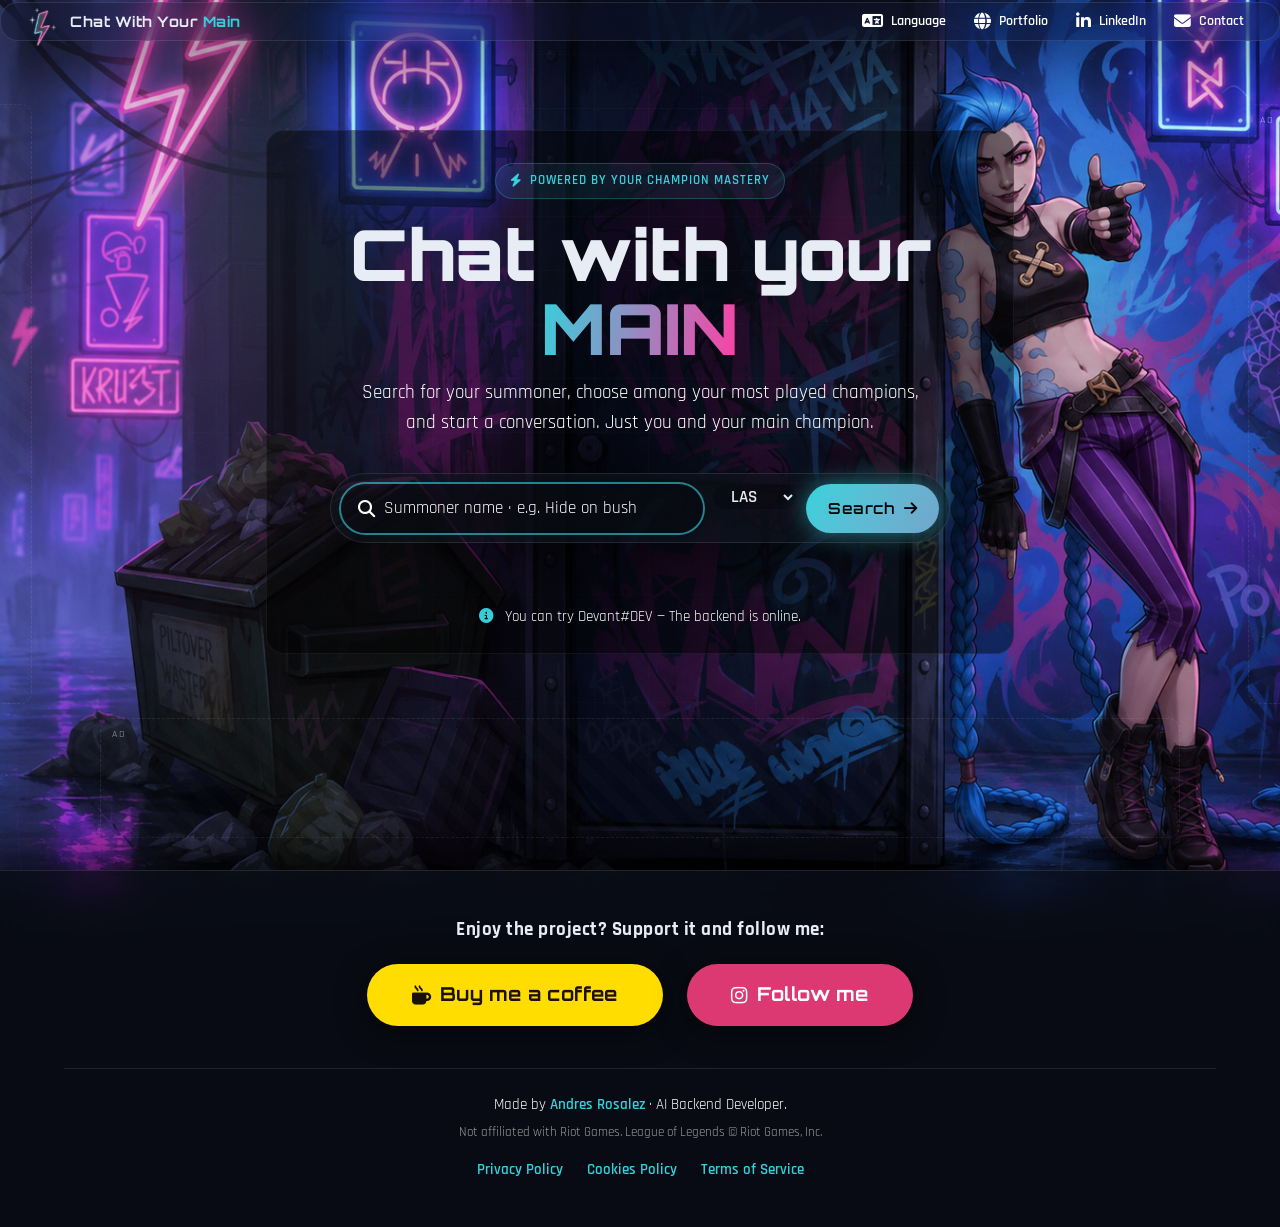
<file: index.html>
<!DOCTYPE html>
<html lang="en" class="theme-dark">

<head>
  <meta charset="UTF-8" />
  <meta name="viewport" content="width=device-width, initial-scale=1.0" />
  <meta name="theme-color" content="#05060a" />

  <!-- ============================ SEO ============================ -->
  <!-- ============================ SEO ============================ -->
<title>Chat With Your Main | Talk to Your Main Champion</title>

<meta
  name="description"
  content="Search for your League of Legends summoner and chat with your most played champion using AI."
/>

<meta name="author" content="Andres Rosalez" />
<meta name="robots" content="index, follow" />
<meta name="theme-color" content="#05060a" />
<meta name="google-adsense-account" content="ca-pub-9816008441573456">
<link rel="canonical" href="https://chatwithyourmain.andresrosalez.dev/" />

<!-- =============== hreflang (multi-language SEO) ================ -->
<link rel="alternate" hreflang="en" href="https://chatwithyourmain.andresrosalez.dev/" />
<link rel="alternate" hreflang="es" href="https://chatwithyourmain.andresrosalez.dev/es/" />
<link rel="alternate" hreflang="pt" href="https://chatwithyourmain.andresrosalez.dev/pt/" />
<link rel="alternate" hreflang="fr" href="https://chatwithyourmain.andresrosalez.dev/fr/" />
<link rel="alternate" hreflang="de" href="https://chatwithyourmain.andresrosalez.dev/de/" />
<link rel="alternate" hreflang="x-default" href="https://chatwithyourmain.andresrosalez.dev/" />

<!-- Open Graph -->
<meta property="og:title" content="Chat With Your Main" />
<meta
  property="og:description"
  content="Search for your League of Legends summoner and chat with your most played champion using AI."
/>
<meta property="og:type" content="website" />
<meta property="og:url" content="https://chatwithyourmain.andresrosalez.dev/" />
<meta property="og:image" content="https://chatwithyourmain.andresrosalez.dev/og-image.jpg" />

<!-- Twitter -->
<meta name="twitter:card" content="summary_large_image" />
<meta name="twitter:title" content="Chat With Your Main" />
<meta
  name="twitter:description"
  content="Search for your League of Legends summoner and chat with your most played champion using AI."
/>
<meta name="twitter:image" content="https://chatwithyourmain.andresrosalez.dev/og-image.jpg" />
  <!-- ===================== Icons (Font Awesome) ===================== -->
  <link rel="stylesheet" href="https://cdnjs.cloudflare.com/ajax/libs/font-awesome/6.5.2/css/all.min.css" />
  <link rel="stylesheet" href="https://cdnjs.cloudflare.com/ajax/libs/font-awesome/4.7.0/css/font-awesome.min.css">

  <!-- ===================== Fonts ===================== -->
  <link rel="preconnect" href="https://fonts.googleapis.com" />
  <link rel="preconnect" href="https://fonts.gstatic.com" crossorigin />
  <link
    href="https://fonts.googleapis.com/css2?family=Orbitron:wght@500;700;900&family=Rajdhani:wght@400;500;600;700&display=swap"
    rel="stylesheet" />

  <!-- ============================ Styles ============================ -->
  <link rel="stylesheet" href="styles.css" />
  <!-- ============================ adds ============================ -->

  <script async src="https://pagead2.googlesyndication.com/pagead/js/adsbygoogle.js?client=ca-pub-9816008441573456"
     crossorigin="anonymous"></script>
</head>

<body>
  <!-- ===================== VIDEO DE FONDO ===================== -->
  <video class="bg-video" autoplay muted loop playsinline poster="backgrounds/jinx.png"
    style="position:fixed; top:0; left:0; width:100%; height:100%; z-index:-3; object-fit:cover; pointer-events:none; visibility:visible; opacity:1;">
    <source src="backgrounds/Jinx.mp4" type="video/mp4">
  </video>
  <div class="bg-video-overlay" aria-hidden="true"></div>
  <!-- ========================================================= -->

  <!-- Animated neon background layers -->
  <div class="bg-grid" aria-hidden="true"></div>
  <div class="bg-orb bg-orb--cyan" aria-hidden="true"></div>
  <div class="bg-orb bg-orb--magenta" aria-hidden="true"></div>
  <div class="bg-noise" aria-hidden="true"></div>

  <!-- ============================ Header ============================ -->
  <header class="site-header glass">
    <a class="brand" href="#top" aria-label="Chat With Your Main — home">
      <span class="brand__mark">
        <img src="Icon.png" alt="Chat With Your Main logo">
      </span>
      <span class="brand__text">
        Chat&nbsp;With&nbsp;Your&nbsp;<span class="brand__accent">Main</span>
      </span>
    </a>

    <nav class="site-nav" aria-label="Author links">
      <!-- Language switcher -->
      <div class="language-switcher">
  <button
    class="site-nav__link language-switcher__button"
    type="button"
    aria-label="Select language"
  >
    <i class="fa-solid fa-language"></i>
    <span>Language</span>
  </button>

  <div class="language-switcher__menu">
    <a href="/" hreflang="en" lang="en">🇺🇸 English</a>
    <a href="/es/" hreflang="es" lang="es">🇪🇸 Español</a>
    <a href="/pt/" hreflang="pt" lang="pt">🇧🇷 Português</a>
    <a href="/fr/" hreflang="fr" lang="fr">🇫🇷 Français</a>
    <a href="/de/" hreflang="de" lang="de">🇩🇪 Deutsch</a>
  </div>
</div>
      <!-- Personal branding -->
      <a class="site-nav__link" href="https://andresrosalez.dev/" target="_blank" rel="noopener noreferrer">
        <i class="fa-solid fa-globe"></i><span>Portfolio</span>
      </a>
      <a class="site-nav__link" href="https://www.linkedin.com/in/andres-rosalez" target="_blank" rel="noopener noreferrer">
        <i class="fa-brands fa-linkedin"></i><span>LinkedIn</span>
      </a>
      <a class="site-nav__link" href="mailto:andeliros@yahoo.com.ar">
        <i class="fa-solid fa-envelope"></i><span>Contact</span>
      </a>
    </nav>
  </header>

  <span id="top"></span>

  <main class="layout">
    <!-- ===================== Left ad rail ===================== -->
    <aside class="ad-rail ad-rail--left" aria-label="Advertisement">
      <div class="ad-slot ad-slot--vertical" data-ad-format="vertical">
       <script async src="https://pagead2.googlesyndication.com/pagead/js/adsbygoogle.js?client=ca-pub-9816008441573456"
     crossorigin="anonymous"></script>
<!-- left-sidebar -->
<ins class="adsbygoogle"
     style="display:block"
     data-ad-client="ca-pub-9816008441573456"
     data-ad-slot="6760257140"
     data-ad-format="auto"
     data-full-width-responsive="true"></ins>
<script>
     (adsbygoogle = window.adsbygoogle || []).push({});
</script>
       <span class="ad-slot__label">Ad</span>
      </div>
    </aside>

    <!-- ============================ Content ============================ -->
    <div class="content">
      <!-- ====================================================== -->
      <!-- VIEW 1: SEARCH                                          -->
      <!-- ====================================================== -->
      <section id="view-search" class="view view--active" aria-labelledby="hero-title">
        <div class="hero">
          <div class="hero-glass">
            <p class="hero__eyebrow">
              <i class="fa-solid fa-bolt"></i> Powered by your champion mastery
            </p>
            <h1 id="hero-title" class="hero__title">
              Chat with your <br><span class="grad-text">MAIN</span>
            </h1>
            <p class="hero__subtitle">
              Search for your summoner, choose among your most played champions,
              and start a conversation. Just you and your main champion.
            </p>

            <form id="search-form" class="search glass" autocomplete="off" novalidate>
              <div class="search__field">
                <i class="fa-solid fa-magnifying-glass search__icon"></i>
                <input id="summoner-input" class="search__input" type="text" name="summoner"
                  placeholder="Summoner name · e.g. Hide on bush" aria-label="Summoner name" required />
              </div>

              <div class="search__region">
                <label class="sr-only" for="region-select">Region</label>
                <select id="region-select" class="search__select" name="region">
                  <option value="LAS">LAS</option>
                  <option value="LAN">LAN</option>
                  <option value="NA">NA</option>
                  <option value="EUW">EUW</option>
                  <option value="EUNE">EUNE</option>
                  <option value="KR">KR</option>
                  <option value="BR">BR</option>
                </select>
              </div>

              <button id="search-button" class="btn btn--primary" type="submit">
                <span class="btn__label">Search</span>
                <i class="fa-solid fa-arrow-right btn__icon"></i>
              </button>
            </form>

            <p id="search-message" class="search__feedback" role="status" aria-live="polite"></p>

            <ul class="hero__hints">
              <li><i class="fa-solid fa-circle-info"></i> You can try Devant#DEV — The backend is online.</li>
            </ul>
          </div>
        </div>
      </section>

      <!-- ====================================================== -->
      <!-- VIEW 2: CHAMPION SELECT                                 -->
      <!-- ====================================================== -->
      <section id="view-select" class="view" aria-labelledby="select-title" hidden>
        <header class="summoner-card glass" id="summoner-card">
          <!-- Populated by ui.js -->
        </header>

        <div class="select__heading">
          <h2 id="select-title" class="section-title">
            Choose your <span class="grad-text">main</span>
          </h2>
          <p class="section-subtitle">
            Your highest mastery champions. Tap one to start chatting.
          </p>
        </div>

        <div id="champion-grid" class="champion-grid" role="list" aria-label="Available champions">
          <!-- Champion cards injected by ui.js -->
        </div>

        <button class="btn btn--ghost back-link" data-action="back-to-search" type="button">
          <i class="fa-solid fa-arrow-left"></i> Search another summoner
        </button>
      </section>

      <!-- ====================================================== -->
      <!-- VIEW 3: CHAT                                            -->
      <!-- ====================================================== -->
      <section id="view-chat" class="view" aria-labelledby="chat-title" hidden>
        <div class="chat glass">
          <header class="chat__header" id="chat-header">
            <!-- Champion identity injected by ui.js -->
          </header>

          <div id="chat-log" class="chat__log" aria-live="polite" aria-label="Conversation">
            <!-- Messages -->
          </div>

          <div id="typing-indicator" class="typing" hidden>
            <span class="typing__dot"></span>
            <span class="typing__dot"></span>
            <span class="typing__dot"></span>
          </div>

          <form id="chat-form" class="chat__composer" autocomplete="off">
            <input id="chat-input" class="chat__input" type="text" placeholder="Type a message…"
              aria-label="Type a message" required />
            <button class="btn btn--primary chat__send" type="submit" aria-label="Send message">
              <i class="fa-solid fa-paper-plane"></i>
            </button>
          </form>
        </div>

        <button class="btn btn--ghost back-link" data-action="back-to-select" type="button">
          <i class="fa-solid fa-arrow-left"></i> Switch champion
        </button>
      </section>

      <!-- In-content ad -->
      <div class="ad-slot ad-slot--horizontal" data-ad-format="horizontal" aria-label="Advertisement">
        <script async src="https://pagead2.googlesyndication.com/pagead/js/adsbygoogle.js?client=ca-pub-9816008441573456"
     crossorigin="anonymous"></script>
      <!-- main-content -->
      <ins class="adsbygoogle"
          style="display:block"
          data-ad-client="ca-pub-9816008441573456"
          data-ad-slot="6931492005"
          data-ad-format="auto"
          data-full-width-responsive="true"></ins>
      <script>
          (adsbygoogle = window.adsbygoogle || []).push({});
      </script>
  <span class="ad-slot__label">Ad</span>
      </div>
    </div>

    <!-- ===================== Right ad rail ===================== -->
    <aside class="ad-rail ad-rail--right" aria-label="Advertisement">
      <div class="ad-slot ad-slot--vertical" data-ad-format="vertical">
        <script async src="https://pagead2.googlesyndication.com/pagead/js/adsbygoogle.js?client=ca-pub-9816008441573456"
              crossorigin="anonymous"></script>
          <!-- right-sidebar -->
          <ins class="adsbygoogle"
              style="display:block"
              data-ad-client="ca-pub-9816008441573456"
              data-ad-slot="9286192603"
              data-ad-format="auto"
              data-full-width-responsive="true"></ins>
          <script>
              (adsbygoogle = window.adsbygoogle || []).push({});
          </script>
  <span class="ad-slot__label">Ad</span>
      </div>
    </aside>
  </main>

  <!-- ============================ Footer ============================ -->

  <footer class="site-footer glass">
    <div class="footer__support">
      <p class="footer__support-text">
        Enjoy the project? Support it and follow me:
      </p>
      <div class="footer__buttons">
        <a class="btn btn--coffee" href="https://cafecito.app/andresrosalez" target="_blank" rel="noopener noreferrer">
          <i class="fa-solid fa-mug-hot"></i> Buy me a coffee
        </a>
        <a class="btn btn--isnta" href="https://www.instagram.com/andres_rosalez" target="_blank" rel="noopener noreferrer">
          <i class="fa fa-instagram"></i> Follow me
        </a>
      </div>
    </div>

    <div class="footer__meta">
      <p>
        Made by
        <a href="https://andresrosalez.dev/" target="_blank" rel="noopener">Andres Rosalez</a>
        · AI Backend Developer.
      </p>
      <p class="footer__legal">
        Not affiliated with Riot Games. League of Legends © Riot Games, Inc.
      </p>
      <div class="footer__links">
  <a href="/legal/privacy.html">Privacy Policy</a>
  <a href="/legal/cookies.html">Cookies Policy</a>
  <a href="/legal/terms.html">Terms of Service</a>
</div>
    </div>
   
  </footer>

  <script type="module" src="./js/app.js"></script>
</body>

</html>
</file>
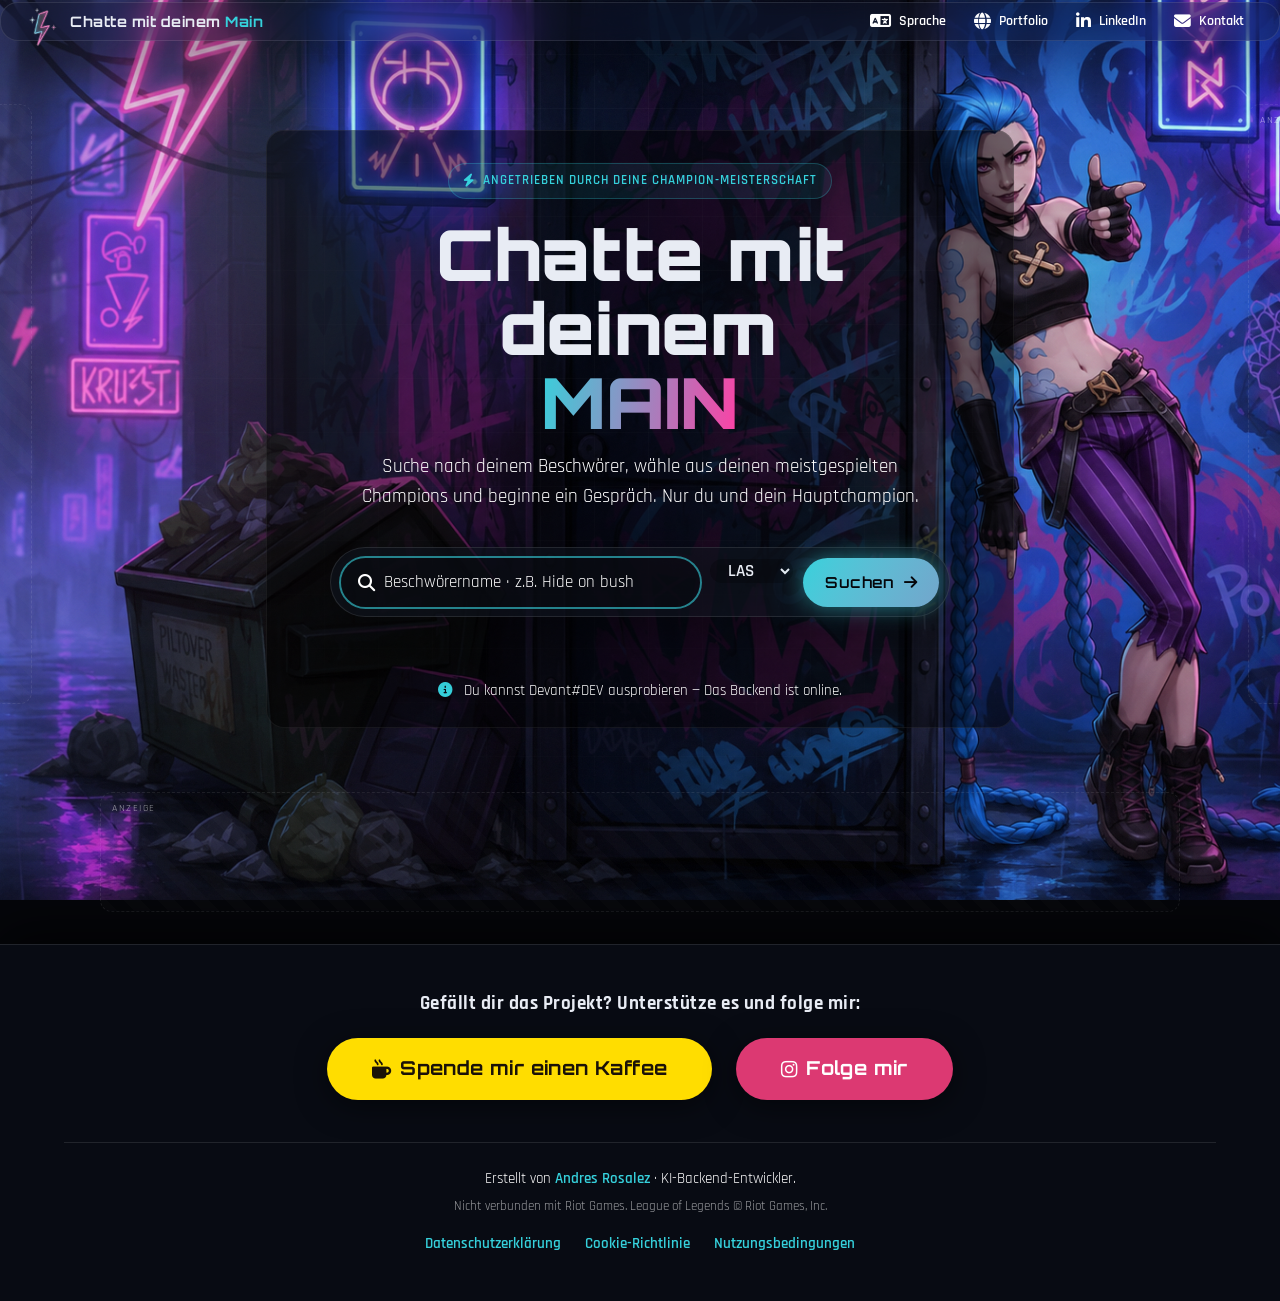
<file: de/index.html>
<!DOCTYPE html>
<html lang="de" class="theme-dark">

<head>
  <meta charset="UTF-8" />
  <meta name="viewport" content="width=device-width, initial-scale=1.0" />
  <meta name="theme-color" content="#05060a" />

  <!-- ============================ SEO ============================ -->
  <title>Chatte mit deinem Main | Sprich mit deinem Hauptchampion</title>

  <meta
    name="description"
    content="Suche nach deinem League of Legends-Beschwörer und chatte mit deinem am häufigsten gespielten Champion mithilfe von KI."
  />

  <meta name="author" content="Andres Rosalez" />
  <meta name="robots" content="index, follow" />
  <meta name="theme-color" content="#05060a" />
  <meta name="google-adsense-account" content="ca-pub-9816008441573456" />
  <link rel="canonical" href="https://chatwithyourmain.andresrosalez.dev/de/" />

  <!-- =============== hreflang (multi-language SEO) ================ -->
  <link rel="alternate" hreflang="en" href="https://chatwithyourmain.andresrosalez.dev/" />
  <link rel="alternate" hreflang="es" href="https://chatwithyourmain.andresrosalez.dev/es/" />
  <link rel="alternate" hreflang="pt" href="https://chatwithyourmain.andresrosalez.dev/pt/" />
  <link rel="alternate" hreflang="fr" href="https://chatwithyourmain.andresrosalez.dev/fr/" />
  <link rel="alternate" hreflang="de" href="https://chatwithyourmain.andresrosalez.dev/de/" />
  <link rel="alternate" hreflang="x-default" href="https://chatwithyourmain.andresrosalez.dev/" />

  <!-- Open Graph -->
  <meta property="og:title" content="Chatte mit deinem Main" />
  <meta
    property="og:description"
    content="Suche nach deinem League of Legends-Beschwörer und chatte mit deinem am häufigsten gespielten Champion mithilfe von KI."
  />
  <meta property="og:type" content="website" />
  <meta property="og:url" content="https://chatwithyourmain.andresrosalez.dev/de/" />
  <meta property="og:image" content="https://chatwithyourmain.andresrosalez.dev/og-image.jpg" />

  <!-- Twitter -->
  <meta name="twitter:card" content="summary_large_image" />
  <meta name="twitter:title" content="Chatte mit deinem Main" />
  <meta
    name="twitter:description"
    content="Suche nach deinem League of Legends-Beschwörer und chatte mit deinem am häufigsten gespielten Champion mithilfe von KI."
  />
  <meta name="twitter:image" content="https://chatwithyourmain.andresrosalez.dev/og-image.jpg" />

  <!-- ===================== Icons (Font Awesome) ===================== -->
  <link rel="stylesheet" href="https://cdnjs.cloudflare.com/ajax/libs/font-awesome/6.5.2/css/all.min.css" />
  <link rel="stylesheet" href="https://cdnjs.cloudflare.com/ajax/libs/font-awesome/4.7.0/css/font-awesome.min.css" />

  <!-- ===================== Fonts ===================== -->
  <link rel="preconnect" href="https://fonts.googleapis.com" />
  <link rel="preconnect" href="https://fonts.gstatic.com" crossorigin />
  <link
    href="https://fonts.googleapis.com/css2?family=Orbitron:wght@500;700;900&family=Rajdhani:wght@400;500;600;700&display=swap"
    rel="stylesheet" />

  <!-- ============================ Styles ============================ -->
  <!-- Pfad angepasst für /de/ -->
  <link rel="stylesheet" href="../styles.css" />

  <!-- ============================ adds ============================ -->
  <script async src="https://pagead2.googlesyndication.com/pagead/js/adsbygoogle.js?client=ca-pub-9816008441573456"
    crossorigin="anonymous">
  </script>
</head>

<body>
  <!-- ===================== HINTERGRUNDVIDEO ===================== -->
  <video class="bg-video" autoplay muted loop playsinline poster="../backgrounds/jinx.png"
    style="position:fixed; top:0; left:0; width:100%; height:100%; z-index:-3; object-fit:cover; pointer-events:none; visibility:visible; opacity:1;">
    <source src="../backgrounds/Jinx.mp4" type="video/mp4">
  </video>
  <div class="bg-video-overlay" aria-hidden="true"></div>
  <!-- ========================================================= -->

  <!-- Animierte Neon-Hintergrundschichten -->
  <div class="bg-grid" aria-hidden="true"></div>
  <div class="bg-orb bg-orb--cyan" aria-hidden="true"></div>
  <div class="bg-orb bg-orb--magenta" aria-hidden="true"></div>
  <div class="bg-noise" aria-hidden="true"></div>

  <!-- ============================ Header ============================ -->
  <header class="site-header glass">
    <a class="brand" href="#top" aria-label="Chatte mit deinem Main — Startseite">
      <span class="brand__mark">
        <img src="../Icon.png" alt="Logo von Chatte mit deinem Main">
      </span>
      <span class="brand__text">
        Chatte&nbsp;mit&nbsp;deinem&nbsp;<span class="brand__accent">Main</span>
      </span>
    </a>

    <nav class="site-nav" aria-label="Autor-Links">
      <!-- Sprachumschalter -->
      <div class="language-switcher">
        <button
          class="site-nav__link language-switcher__button"
          type="button"
          aria-label="Sprache auswählen"
        >
          <i class="fa-solid fa-language"></i>
          <span>Sprache</span>
        </button>

        <div class="language-switcher__menu">
          <a href="/" hreflang="en" lang="en">🇺🇸 English</a>
          <a href="/es/" hreflang="es" lang="es">🇪🇸 Español</a>
          <a href="/pt/" hreflang="pt" lang="pt">🇧🇷 Português</a>
          <a href="/fr/" hreflang="fr" lang="fr">🇫🇷 Français</a>
          <a href="/de/" hreflang="de" lang="de">🇩🇪 Deutsch</a>
        </div>
      </div>

      <!-- Persönliche Marke -->
      <a class="site-nav__link" href="https://andresrosalez.dev/" target="_blank" rel="noopener noreferrer">
        <i class="fa-solid fa-globe"></i><span>Portfolio</span>
      </a>
      <a class="site-nav__link" href="https://www.linkedin.com/in/andres-rosalez" target="_blank" rel="noopener noreferrer">
        <i class="fa-brands fa-linkedin"></i><span>LinkedIn</span>
      </a>
      <a class="site-nav__link" href="mailto:andeliros@yahoo.com.ar">
        <i class="fa-solid fa-envelope"></i><span>Kontakt</span>
      </a>
    </nav>
  </header>

  <span id="top"></span>

  <main class="layout">
    <!-- ===================== Linke Werbe-Sidebar ===================== -->
    <aside class="ad-rail ad-rail--left" aria-label="Werbung">
      <div class="ad-slot ad-slot--vertical" data-ad-format="vertical">
        <script async src="https://pagead2.googlesyndication.com/pagead/js/adsbygoogle.js?client=ca-pub-9816008441573456"
          crossorigin="anonymous">
        </script>
        <!-- left-sidebar -->
        <ins class="adsbygoogle"
          style="display:block"
          data-ad-client="ca-pub-9816008441573456"
          data-ad-slot="6760257140"
          data-ad-format="auto"
          data-full-width-responsive="true"></ins>
        <script>
          (adsbygoogle = window.adsbygoogle || []).push({});
        </script>
        <span class="ad-slot__label">Anzeige</span>
      </div>
    </aside>

    <!-- ============================ Inhalt ============================ -->
    <div class="content">
      <!-- ====================================================== -->
      <!-- ANSICHT 1: SUCHE                                        -->
      <!-- ====================================================== -->
      <section id="view-search" class="view view--active" aria-labelledby="hero-title">
        <div class="hero">
          <div class="hero-glass">
            <p class="hero__eyebrow">
              <i class="fa-solid fa-bolt"></i> Angetrieben durch deine Champion-Meisterschaft
            </p>
            <h1 id="hero-title" class="hero__title">
              Chatte mit deinem <br><span class="grad-text">MAIN</span>
            </h1>
            <p class="hero__subtitle">
              Suche nach deinem Beschwörer, wähle aus deinen meistgespielten Champions
              und beginne ein Gespräch. Nur du und dein Hauptchampion.
            </p>

            <form id="search-form" class="search glass" autocomplete="off" novalidate>
              <div class="search__field">
                <i class="fa-solid fa-magnifying-glass search__icon"></i>
                <input id="summoner-input" class="search__input" type="text" name="summoner"
                  placeholder="Beschwörername · z.B. Hide on bush" aria-label="Beschwörername" required />
              </div>

              <div class="search__region">
                <label class="sr-only" for="region-select">Region</label>
                <select id="region-select" class="search__select" name="region">
                  <option value="LAS">LAS</option>
                  <option value="LAN">LAN</option>
                  <option value="NA">NA</option>
                  <option value="EUW">EUW</option>
                  <option value="EUNE">EUNE</option>
                  <option value="KR">KR</option>
                  <option value="BR">BR</option>
                </select>
              </div>

              <button id="search-button" class="btn btn--primary" type="submit">
                <span class="btn__label">Suchen</span>
                <i class="fa-solid fa-arrow-right btn__icon"></i>
              </button>
            </form>

            <p id="search-message" class="search__feedback" role="status" aria-live="polite"></p>

            <ul class="hero__hints">
              <li><i class="fa-solid fa-circle-info"></i> Du kannst Devant#DEV ausprobieren — Das Backend ist online.</li>
            </ul>
          </div>
        </div>
      </section>

      <!-- ====================================================== -->
      <!-- ANSICHT 2: CHAMPION-AUSWAHL                            -->
      <!-- ====================================================== -->
      <section id="view-select" class="view" aria-labelledby="select-title" hidden>
        <header class="summoner-card glass" id="summoner-card">
          <!-- Wird von ui.js eingefügt -->
        </header>

        <div class="select__heading">
          <h2 id="select-title" class="section-title">
            Wähle deinen <span class="grad-text">Main</span>
          </h2>
          <p class="section-subtitle">
            Deine Champions mit der höchsten Meisterschaft. Tippe auf einen, um das Gespräch zu beginnen.
          </p>
        </div>

        <div id="champion-grid" class="champion-grid" role="list" aria-label="Verfügbare Champions">
          <!-- Champion-Karten werden von ui.js eingefügt -->
        </div>

        <button class="btn btn--ghost back-link" data-action="back-to-search" type="button">
          <i class="fa-solid fa-arrow-left"></i> Anderen Beschwörer suchen
        </button>
      </section>

      <!-- ====================================================== -->
      <!-- ANSICHT 3: CHAT                                        -->
      <!-- ====================================================== -->
      <section id="view-chat" class="view" aria-labelledby="chat-title" hidden>
        <div class="chat glass">
          <header class="chat__header" id="chat-header">
            <!-- Champion-Identität wird von ui.js eingefügt -->
          </header>

          <div id="chat-log" class="chat__log" aria-live="polite" aria-label="Unterhaltung">
            <!-- Nachrichten -->
          </div>

          <div id="typing-indicator" class="typing" hidden>
            <span class="typing__dot"></span>
            <span class="typing__dot"></span>
            <span class="typing__dot"></span>
          </div>

          <form id="chat-form" class="chat__composer" autocomplete="off">
            <input id="chat-input" class="chat__input" type="text" placeholder="Gib eine Nachricht ein…"
              aria-label="Gib eine Nachricht ein" required />
            <button class="btn btn--primary chat__send" type="submit" aria-label="Nachricht senden">
              <i class="fa-solid fa-paper-plane"></i>
            </button>
          </form>
        </div>

        <button class="btn btn--ghost back-link" data-action="back-to-select" type="button">
          <i class="fa-solid fa-arrow-left"></i> Champion wechseln
        </button>
      </section>

      <!-- Inhaltliche Werbung -->
      <div class="ad-slot ad-slot--horizontal" data-ad-format="horizontal" aria-label="Werbung">
        <script async src="https://pagead2.googlesyndication.com/pagead/js/adsbygoogle.js?client=ca-pub-9816008441573456"
          crossorigin="anonymous">
        </script>
        <!-- main-content -->
        <ins class="adsbygoogle"
          style="display:block"
          data-ad-client="ca-pub-9816008441573456"
          data-ad-slot="6931492005"
          data-ad-format="auto"
          data-full-width-responsive="true"></ins>
        <script>
          (adsbygoogle = window.adsbygoogle || []).push({});
        </script>
        <span class="ad-slot__label">Anzeige</span>
      </div>
    </div>

    <!-- ===================== Rechte Werbe-Sidebar ===================== -->
    <aside class="ad-rail ad-rail--right" aria-label="Werbung">
      <div class="ad-slot ad-slot--vertical" data-ad-format="vertical">
        <script async src="https://pagead2.googlesyndication.com/pagead/js/adsbygoogle.js?client=ca-pub-9816008441573456"
          crossorigin="anonymous">
        </script>
        <!-- right-sidebar -->
        <ins class="adsbygoogle"
          style="display:block"
          data-ad-client="ca-pub-9816008441573456"
          data-ad-slot="9286192603"
          data-ad-format="auto"
          data-full-width-responsive="true"></ins>
        <script>
          (adsbygoogle = window.adsbygoogle || []).push({});
        </script>
        <span class="ad-slot__label">Anzeige</span>
      </div>
    </aside>
  </main>

  <!-- ============================ Footer ============================ -->

  <footer class="site-footer glass">
    <div class="footer__support">
      <p class="footer__support-text">
        Gefällt dir das Projekt? Unterstütze es und folge mir:
      </p>
      <div class="footer__buttons">
        <a class="btn btn--coffee" href="https://cafecito.app/andresrosalez" target="_blank" rel="noopener noreferrer">
          <i class="fa-solid fa-mug-hot"></i> Spende mir einen Kaffee
        </a>
        <a class="btn btn--isnta" href="https://www.instagram.com/andres_rosalez" target="_blank" rel="noopener noreferrer">
          <i class="fa fa-instagram"></i> Folge mir
        </a>
      </div>
    </div>

    <div class="footer__meta">
      <p>
        Erstellt von
        <a href="https://andresrosalez.dev/" target="_blank" rel="noopener">Andres Rosalez</a>
        · KI-Backend-Entwickler.
      </p>
      <p class="footer__legal">
        Nicht verbunden mit Riot Games. League of Legends © Riot Games, Inc.
      </p>
      <div class="footer__links">
        <a href="/legal/privacy.html">Datenschutzerklärung</a>
        <a href="/legal/cookies.html">Cookie-Richtlinie</a>
        <a href="/legal/terms.html">Nutzungsbedingungen</a>
      </div>
    </div>
  </footer>

  <!-- Pfad angepasst für /de/ -->
  <script type="module" src="../js/app.js"></script>
</body>

</html>
</file>
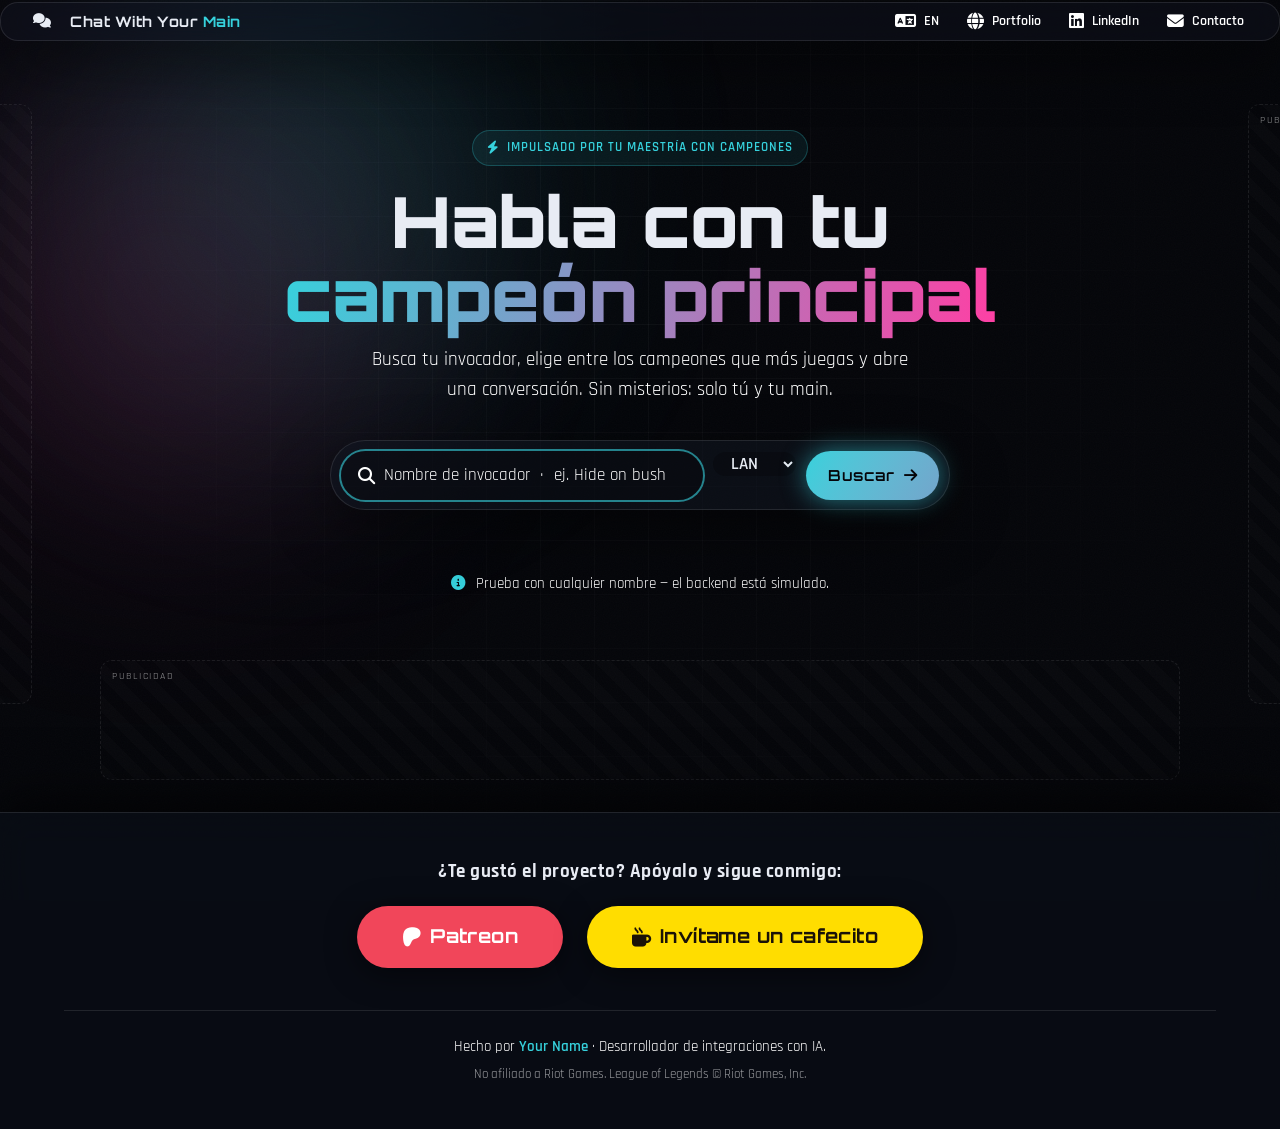
<file: es/index.html>
<!DOCTYPE html>
<html lang="es" class="theme-dark">
<head>
  <meta charset="UTF-8" />
  <meta name="viewport" content="width=device-width, initial-scale=1.0" />
  <meta name="theme-color" content="#05060a" />

  <!-- ============================ SEO ============================ -->
  <title>Chat With Your Main — Habla con tu campeón principal</title>
  <meta
    name="description"
    content="Busca tu invocador de League of Legends y abre una conversación con el campeón que más juegas. Interfaz futurista, glassmorphism y un chat con personalidad."
  />
  <meta name="author" content="Your Name" />
  <meta property="og:title" content="Chat With Your Main" />
  <meta
    property="og:description"
    content="Busca tu invocador y chatea con tu main de League of Legends."
  />
  <meta property="og:type" content="website" />

  <!-- =============== hreflang (SEO multi‑idioma) ================ -->
  <link rel="alternate" hreflang="es" href="https://tudominio.com/es/" />
  <link rel="alternate" hreflang="en" href="https://tudominio.com/" />
  <link rel="canonical" href="https://tudominio.com/es/" />

  <!-- ===================== Icons (Font Awesome) ===================== -->
  <link
    rel="stylesheet"
    href="https://cdnjs.cloudflare.com/ajax/libs/font-awesome/6.5.2/css/all.min.css"
  />

  <!-- ===================== Fonts ===================== -->
  <link rel="preconnect" href="https://fonts.googleapis.com" />
  <link rel="preconnect" href="https://fonts.gstatic.com" crossorigin />
  <link
    href="https://fonts.googleapis.com/css2?family=Orbitron:wght@500;700;900&family=Rajdhani:wght@400;500;600;700&display=swap"
    rel="stylesheet"
  />

  <!-- ============================ Styles ============================ -->
  <link rel="stylesheet" href="../styles.css" />
</head>

<body>
  <!-- Animated neon background layers -->
  <div class="bg-grid" aria-hidden="true"></div>
  <div class="bg-orb bg-orb--cyan" aria-hidden="true"></div>
  <div class="bg-orb bg-orb--magenta" aria-hidden="true"></div>
  <div class="bg-noise" aria-hidden="true"></div>

  <!-- ============================ Header ============================ -->
  <header class="site-header glass">
    <a class="brand" href="#top" aria-label="Chat With Your Main — inicio">
      <span class="brand__mark"><i class="fa-solid fa-comments"></i></span>
      <span class="brand__text">
        Chat&nbsp;With&nbsp;Your&nbsp;<span class="brand__accent">Main</span>
      </span>
    </a>

    <nav class="site-nav" aria-label="Enlaces del autor">
      <!-- Language switcher -->
      <a class="site-nav__link" href="/" hreflang="en" aria-label="English version">
        <i class="fa-solid fa-language"></i><span>EN</span>
      </a>
      <!-- Personal branding -->
      <a class="site-nav__link" href="https://your-portfolio.dev" target="_blank" rel="noopener">
        <i class="fa-solid fa-globe"></i><span>Portfolio</span>
      </a>
      <a class="site-nav__link" href="https://www.linkedin.com/in/your-handle" target="_blank" rel="noopener">
        <i class="fa-brands fa-linkedin"></i><span>LinkedIn</span>
      </a>
      <a class="site-nav__link" href="mailto:you@email.com">
        <i class="fa-solid fa-envelope"></i><span>Contacto</span>
      </a>
    </nav>
  </header>

  <span id="top"></span>

  <main class="layout">
    <!-- ===================== Left ad rail ===================== -->
    <aside class="ad-rail ad-rail--left" aria-label="Publicidad">
      <div class="ad-slot ad-slot--vertical" data-ad-format="vertical">
        <ins class="adsbygoogle"
             style="display:block"
             data-ad-client="ca-pub-XXXXXXXXXXXXXXXX"
             data-ad-slot="0000000000"
             data-ad-format="auto"
             data-full-width-responsive="true"></ins>
        <span class="ad-slot__label">Publicidad</span>
      </div>
    </aside>

    <!-- ============================ Content ============================ -->
    <div class="content">
      <!-- ====================================================== -->
      <!-- VIEW 1: SEARCH                                          -->
      <!-- ====================================================== -->
      <section id="view-search" class="view view--active" aria-labelledby="hero-title">
        <div class="hero">
          <p class="hero__eyebrow">
            <i class="fa-solid fa-bolt"></i> Impulsado por tu maestría con campeones
          </p>
          <h1 id="hero-title" class="hero__title">
            Habla con tu <span class="grad-text">campeón principal</span>
          </h1>
          <p class="hero__subtitle">
            Busca tu invocador, elige entre los campeones que más juegas y abre
            una conversación. Sin misterios: solo tú y tu main.
          </p>

          <form id="search-form" class="search glass" autocomplete="off" novalidate>
            <div class="search__field">
              <i class="fa-solid fa-magnifying-glass search__icon"></i>
              <input
                id="summoner-input"
                class="search__input"
                type="text"
                name="summoner"
                placeholder="Nombre de invocador  ·  ej. Hide on bush"
                aria-label="Nombre de invocador"
                required
              />
            </div>

            <div class="search__region">
              <label class="sr-only" for="region-select">Región</label>
              <select id="region-select" class="search__select" name="region">
                <option value="LAN">LAN</option>
                <option value="LAS">LAS</option>
                <option value="NA">NA</option>
                <option value="EUW">EUW</option>
                <option value="EUNE">EUNE</option>
                <option value="KR">KR</option>
                <option value="BR">BR</option>
              </select>
            </div>

            <button id="search-button" class="btn btn--primary" type="submit">
              <span class="btn__label">Buscar</span>
              <i class="fa-solid fa-arrow-right btn__icon"></i>
            </button>
          </form>

          <p id="search-message" class="search__feedback" role="status" aria-live="polite"></p>

          <ul class="hero__hints">
            <li><i class="fa-solid fa-circle-info"></i> Prueba con cualquier nombre — el backend está simulado.</li>
          </ul>
        </div>
      </section>

      <!-- ====================================================== -->
      <!-- VIEW 2: CHAMPION SELECT                                 -->
      <!-- ====================================================== -->
      <section id="view-select" class="view" aria-labelledby="select-title" hidden>
        <header class="summoner-card glass" id="summoner-card">
          <!-- Populated by ui.js -->
        </header>

        <div class="select__heading">
          <h2 id="select-title" class="section-title">
            Elige tu <span class="grad-text">main</span>
          </h2>
          <p class="section-subtitle">
            Tus campeones con mayor maestría. Toca uno para empezar a chatear.
          </p>
        </div>

        <div id="champion-grid" class="champion-grid" role="list" aria-label="Campeones disponibles">
          <!-- Champion cards injected by ui.js -->
        </div>

        <button class="btn btn--ghost back-link" data-action="back-to-search" type="button">
          <i class="fa-solid fa-arrow-left"></i> Buscar otro invocador
        </button>
      </section>

      <!-- ====================================================== -->
      <!-- VIEW 3: CHAT                                            -->
      <!-- ====================================================== -->
      <section id="view-chat" class="view" aria-labelledby="chat-title" hidden>
        <div class="chat glass">
          <header class="chat__header" id="chat-header">
            <!-- Champion identity injected by ui.js -->
          </header>

          <div id="chat-log" class="chat__log" aria-live="polite" aria-label="Conversación">
            <!-- Messages -->
          </div>

          <div id="typing-indicator" class="typing" hidden>
            <span class="typing__dot"></span>
            <span class="typing__dot"></span>
            <span class="typing__dot"></span>
          </div>

          <form id="chat-form" class="chat__composer" autocomplete="off">
            <input
              id="chat-input"
              class="chat__input"
              type="text"
              placeholder="Escribe un mensaje…"
              aria-label="Escribe un mensaje"
              required
            />
            <button class="btn btn--primary chat__send" type="submit" aria-label="Enviar mensaje">
              <i class="fa-solid fa-paper-plane"></i>
            </button>
          </form>
        </div>

        <button class="btn btn--ghost back-link" data-action="back-to-select" type="button">
          <i class="fa-solid fa-arrow-left"></i> Cambiar de campeón
        </button>
      </section>

      <!-- In-content ad -->
      <div class="ad-slot ad-slot--horizontal" data-ad-format="horizontal" aria-label="Publicidad">
        <ins class="adsbygoogle"
             style="display:block"
             data-ad-client="ca-pub-XXXXXXXXXXXXXXXX"
             data-ad-slot="1111111111"
             data-ad-format="auto"
             data-full-width-responsive="true"></ins>
        <span class="ad-slot__label">Publicidad</span>
      </div>
    </div>

    <!-- ===================== Right ad rail ===================== -->
    <aside class="ad-rail ad-rail--right" aria-label="Publicidad">
      <div class="ad-slot ad-slot--vertical" data-ad-format="vertical">
        <ins class="adsbygoogle"
             style="display:block"
             data-ad-client="ca-pub-XXXXXXXXXXXXXXXX"
             data-ad-slot="2222222222"
             data-ad-format="auto"
             data-full-width-responsive="true"></ins>
        <span class="ad-slot__label">Publicidad</span>
      </div>
    </aside>
  </main>

  <!-- ============================ Footer ============================ -->
  <footer class="site-footer glass">
    <div class="footer__support">
      <p class="footer__support-text">
        ¿Te gustó el proyecto? Apóyalo y sigue conmigo:
      </p>
      <div class="footer__buttons">
        <a class="btn btn--patreon" href="https://www.patreon.com/your-handle" target="_blank" rel="noopener">
          <i class="fa-brands fa-patreon"></i> Patreon
        </a>
        <a class="btn btn--coffee" href="https://cafecito.app/your-handle" target="_blank" rel="noopener">
          <i class="fa-solid fa-mug-hot"></i> Invítame un cafecito
        </a>
      </div>
    </div>

    <div class="footer__meta">
      <p>
        Hecho por
        <a href="https://your-portfolio.dev" target="_blank" rel="noopener">Your Name</a>
        · Desarrollador de integraciones con IA.
      </p>
      <p class="footer__legal">
        No afiliado a Riot Games. League of Legends © Riot Games, Inc.
      </p>
    </div>
  </footer>

  <!-- Google AdSense loader (commented out) -->
  <!--
  <script async
    src="https://pagead2.googlesyndication.com/pagead/js/adsbygoogle.js?client=ca-pub-XXXXXXXXXXXXXXXX"
    crossorigin="anonymous"></script>
  -->

  <script type="module" src="../js/app.js"></script>
</body>
</html>
</file>
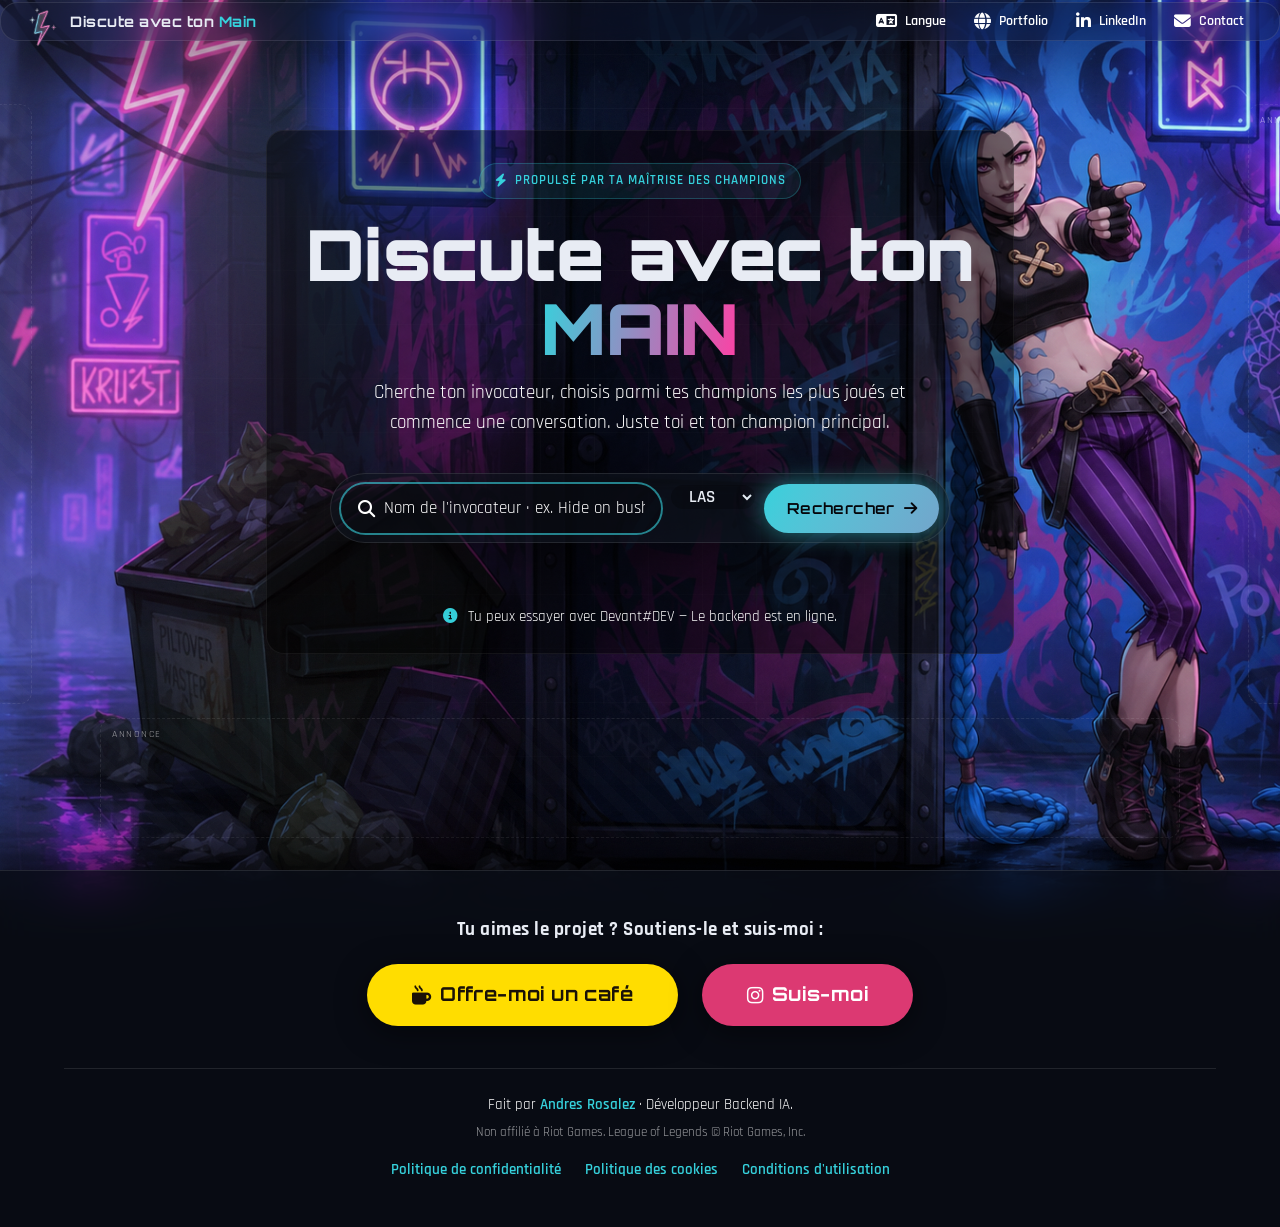
<file: fr/index.html>
<!DOCTYPE html>
<html lang="fr" class="theme-dark">

<head>
  <meta charset="UTF-8" />
  <meta name="viewport" content="width=device-width, initial-scale=1.0" />
  <meta name="theme-color" content="#05060a" />

  <!-- ============================ SEO ============================ -->
  <title>Discute avec ton Main | Parle avec ton champion principal</title>

  <meta
    name="description"
    content="Cherche ton invocateur de League of Legends et discute avec ton champion le plus joué grâce à l'IA."
  />

  <meta name="author" content="Andres Rosalez" />
  <meta name="robots" content="index, follow" />
  <meta name="theme-color" content="#05060a" />
  <meta name="google-adsense-account" content="ca-pub-9816008441573456" />
  <link rel="canonical" href="https://chatwithyourmain.andresrosalez.dev/fr/" />

  <!-- =============== hreflang (multi-language SEO) ================ -->
  <link rel="alternate" hreflang="en" href="https://chatwithyourmain.andresrosalez.dev/" />
  <link rel="alternate" hreflang="es" href="https://chatwithyourmain.andresrosalez.dev/es/" />
  <link rel="alternate" hreflang="pt" href="https://chatwithyourmain.andresrosalez.dev/pt/" />
  <link rel="alternate" hreflang="fr" href="https://chatwithyourmain.andresrosalez.dev/fr/" />
  <link rel="alternate" hreflang="de" href="https://chatwithyourmain.andresrosalez.dev/de/" />
  <link rel="alternate" hreflang="x-default" href="https://chatwithyourmain.andresrosalez.dev/" />

  <!-- Open Graph -->
  <meta property="og:title" content="Discute avec ton Main" />
  <meta
    property="og:description"
    content="Cherche ton invocateur de League of Legends et discute avec ton champion le plus joué grâce à l'IA."
  />
  <meta property="og:type" content="website" />
  <meta property="og:url" content="https://chatwithyourmain.andresrosalez.dev/fr/" />
  <meta property="og:image" content="https://chatwithyourmain.andresrosalez.dev/og-image.jpg" />

  <!-- Twitter -->
  <meta name="twitter:card" content="summary_large_image" />
  <meta name="twitter:title" content="Discute avec ton Main" />
  <meta
    name="twitter:description"
    content="Cherche ton invocateur de League of Legends et discute avec ton champion le plus joué grâce à l'IA."
  />
  <meta name="twitter:image" content="https://chatwithyourmain.andresrosalez.dev/og-image.jpg" />

  <!-- ===================== Icons (Font Awesome) ===================== -->
  <link rel="stylesheet" href="https://cdnjs.cloudflare.com/ajax/libs/font-awesome/6.5.2/css/all.min.css" />
  <link rel="stylesheet" href="https://cdnjs.cloudflare.com/ajax/libs/font-awesome/4.7.0/css/font-awesome.min.css" />

  <!-- ===================== Fonts ===================== -->
  <link rel="preconnect" href="https://fonts.googleapis.com" />
  <link rel="preconnect" href="https://fonts.gstatic.com" crossorigin />
  <link
    href="https://fonts.googleapis.com/css2?family=Orbitron:wght@500;700;900&family=Rajdhani:wght@400;500;600;700&display=swap"
    rel="stylesheet" />

  <!-- ============================ Styles ============================ -->
  <!-- Chemin ajusté pour /fr/ -->
  <link rel="stylesheet" href="../styles.css" />

  <!-- ============================ adds ============================ -->
  <script async src="https://pagead2.googlesyndication.com/pagead/js/adsbygoogle.js?client=ca-pub-9816008441573456"
    crossorigin="anonymous">
  </script>
</head>

<body>
  <!-- ===================== VIDÉO DE FOND ===================== -->
  <video class="bg-video" autoplay muted loop playsinline poster="../backgrounds/jinx.png"
    style="position:fixed; top:0; left:0; width:100%; height:100%; z-index:-3; object-fit:cover; pointer-events:none; visibility:visible; opacity:1;">
    <source src="../backgrounds/Jinx.mp4" type="video/mp4">
  </video>
  <div class="bg-video-overlay" aria-hidden="true"></div>
  <!-- ========================================================= -->

  <!-- Couches de fond animées avec néon -->
  <div class="bg-grid" aria-hidden="true"></div>
  <div class="bg-orb bg-orb--cyan" aria-hidden="true"></div>
  <div class="bg-orb bg-orb--magenta" aria-hidden="true"></div>
  <div class="bg-noise" aria-hidden="true"></div>

  <!-- ============================ Header ============================ -->
  <header class="site-header glass">
    <a class="brand" href="#top" aria-label="Discute avec ton Main — accueil">
      <span class="brand__mark">
        <img src="../Icon.png" alt="Logo de Discute avec ton Main">
      </span>
      <span class="brand__text">
        Discute&nbsp;avec&nbsp;ton&nbsp;<span class="brand__accent">Main</span>
      </span>
    </a>

    <nav class="site-nav" aria-label="Liens de l'auteur">
      <!-- Sélecteur de langue -->
      <div class="language-switcher">
        <button
          class="site-nav__link language-switcher__button"
          type="button"
          aria-label="Sélectionner la langue"
        >
          <i class="fa-solid fa-language"></i>
          <span>Langue</span>
        </button>

        <div class="language-switcher__menu">
          <a href="/" hreflang="en" lang="en">🇺🇸 English</a>
          <a href="/es/" hreflang="es" lang="es">🇪🇸 Español</a>
          <a href="/pt/" hreflang="pt" lang="pt">🇧🇷 Português</a>
          <a href="/fr/" hreflang="fr" lang="fr">🇫🇷 Français</a>
          <a href="/de/" hreflang="de" lang="de">🇩🇪 Deutsch</a>
        </div>
      </div>

      <!-- Marque personnelle -->
      <a class="site-nav__link" href="https://andresrosalez.dev/" target="_blank" rel="noopener noreferrer">
        <i class="fa-solid fa-globe"></i><span>Portfolio</span>
      </a>
      <a class="site-nav__link" href="https://www.linkedin.com/in/andres-rosalez" target="_blank" rel="noopener noreferrer">
        <i class="fa-brands fa-linkedin"></i><span>LinkedIn</span>
      </a>
      <a class="site-nav__link" href="mailto:andeliros@yahoo.com.ar">
        <i class="fa-solid fa-envelope"></i><span>Contact</span>
      </a>
    </nav>
  </header>

  <span id="top"></span>

  <main class="layout">
    <!-- ===================== Barre latérale gauche de publicités ===================== -->
    <aside class="ad-rail ad-rail--left" aria-label="Publicité">
      <div class="ad-slot ad-slot--vertical" data-ad-format="vertical">
        <script async src="https://pagead2.googlesyndication.com/pagead/js/adsbygoogle.js?client=ca-pub-9816008441573456"
          crossorigin="anonymous">
        </script>
        <!-- left-sidebar -->
        <ins class="adsbygoogle"
          style="display:block"
          data-ad-client="ca-pub-9816008441573456"
          data-ad-slot="6760257140"
          data-ad-format="auto"
          data-full-width-responsive="true"></ins>
        <script>
          (adsbygoogle = window.adsbygoogle || []).push({});
        </script>
        <span class="ad-slot__label">Annonce</span>
      </div>
    </aside>

    <!-- ============================ Contenu ============================ -->
    <div class="content">
      <!-- ====================================================== -->
      <!-- VUE 1: RECHERCHE                                        -->
      <!-- ====================================================== -->
      <section id="view-search" class="view view--active" aria-labelledby="hero-title">
        <div class="hero">
          <div class="hero-glass">
            <p class="hero__eyebrow">
              <i class="fa-solid fa-bolt"></i> Propulsé par ta maîtrise des champions
            </p>
            <h1 id="hero-title" class="hero__title">
              Discute avec ton <br><span class="grad-text">MAIN</span>
            </h1>
            <p class="hero__subtitle">
              Cherche ton invocateur, choisis parmi tes champions les plus joués
              et commence une conversation. Juste toi et ton champion principal.
            </p>

            <form id="search-form" class="search glass" autocomplete="off" novalidate>
              <div class="search__field">
                <i class="fa-solid fa-magnifying-glass search__icon"></i>
                <input id="summoner-input" class="search__input" type="text" name="summoner"
                  placeholder="Nom de l'invocateur · ex. Hide on bush" aria-label="Nom de l'invocateur" required />
              </div>

              <div class="search__region">
                <label class="sr-only" for="region-select">Région</label>
                <select id="region-select" class="search__select" name="region">
                  <option value="LAS">LAS</option>
                  <option value="LAN">LAN</option>
                  <option value="NA">NA</option>
                  <option value="EUW">EUW</option>
                  <option value="EUNE">EUNE</option>
                  <option value="KR">KR</option>
                  <option value="BR">BR</option>
                </select>
              </div>

              <button id="search-button" class="btn btn--primary" type="submit">
                <span class="btn__label">Rechercher</span>
                <i class="fa-solid fa-arrow-right btn__icon"></i>
              </button>
            </form>

            <p id="search-message" class="search__feedback" role="status" aria-live="polite"></p>

            <ul class="hero__hints">
              <li><i class="fa-solid fa-circle-info"></i> Tu peux essayer avec Devant#DEV — Le backend est en ligne.</li>
            </ul>
          </div>
        </div>
      </section>

      <!-- ====================================================== -->
      <!-- VUE 2: SÉLECTION DU CHAMPION                          -->
      <!-- ====================================================== -->
      <section id="view-select" class="view" aria-labelledby="select-title" hidden>
        <header class="summoner-card glass" id="summoner-card">
          <!-- Rempli par ui.js -->
        </header>

        <div class="select__heading">
          <h2 id="select-title" class="section-title">
            Choisis ton <span class="grad-text">main</span>
          </h2>
          <p class="section-subtitle">
            Tes champions avec la plus grande maîtrise. Touche-en un pour commencer à discuter.
          </p>
        </div>

        <div id="champion-grid" class="champion-grid" role="list" aria-label="Champions disponibles">
          <!-- Cartes des champions injectées par ui.js -->
        </div>

        <button class="btn btn--ghost back-link" data-action="back-to-search" type="button">
          <i class="fa-solid fa-arrow-left"></i> Chercher un autre invocateur
        </button>
      </section>

      <!-- ====================================================== -->
      <!-- VUE 3: CHAT                                            -->
      <!-- ====================================================== -->
      <section id="view-chat" class="view" aria-labelledby="chat-title" hidden>
        <div class="chat glass">
          <header class="chat__header" id="chat-header">
            <!-- Identité du champion injectée par ui.js -->
          </header>

          <div id="chat-log" class="chat__log" aria-live="polite" aria-label="Conversation">
            <!-- Messages -->
          </div>

          <div id="typing-indicator" class="typing" hidden>
            <span class="typing__dot"></span>
            <span class="typing__dot"></span>
            <span class="typing__dot"></span>
          </div>

          <form id="chat-form" class="chat__composer" autocomplete="off">
            <input id="chat-input" class="chat__input" type="text" placeholder="Écris un message…"
              aria-label="Écris un message" required />
            <button class="btn btn--primary chat__send" type="submit" aria-label="Envoyer le message">
              <i class="fa-solid fa-paper-plane"></i>
            </button>
          </form>
        </div>

        <button class="btn btn--ghost back-link" data-action="back-to-select" type="button">
          <i class="fa-solid fa-arrow-left"></i> Changer de champion
        </button>
      </section>

      <!-- Publicité dans le contenu -->
      <div class="ad-slot ad-slot--horizontal" data-ad-format="horizontal" aria-label="Publicité">
        <script async src="https://pagead2.googlesyndication.com/pagead/js/adsbygoogle.js?client=ca-pub-9816008441573456"
          crossorigin="anonymous">
        </script>
        <!-- main-content -->
        <ins class="adsbygoogle"
          style="display:block"
          data-ad-client="ca-pub-9816008441573456"
          data-ad-slot="6931492005"
          data-ad-format="auto"
          data-full-width-responsive="true"></ins>
        <script>
          (adsbygoogle = window.adsbygoogle || []).push({});
        </script>
        <span class="ad-slot__label">Annonce</span>
      </div>
    </div>

    <!-- ===================== Barre latérale droite de publicités ===================== -->
    <aside class="ad-rail ad-rail--right" aria-label="Publicité">
      <div class="ad-slot ad-slot--vertical" data-ad-format="vertical">
        <script async src="https://pagead2.googlesyndication.com/pagead/js/adsbygoogle.js?client=ca-pub-9816008441573456"
          crossorigin="anonymous">
        </script>
        <!-- right-sidebar -->
        <ins class="adsbygoogle"
          style="display:block"
          data-ad-client="ca-pub-9816008441573456"
          data-ad-slot="9286192603"
          data-ad-format="auto"
          data-full-width-responsive="true"></ins>
        <script>
          (adsbygoogle = window.adsbygoogle || []).push({});
        </script>
        <span class="ad-slot__label">Annonce</span>
      </div>
    </aside>
  </main>

  <!-- ============================ Footer ============================ -->

  <footer class="site-footer glass">
    <div class="footer__support">
      <p class="footer__support-text">
        Tu aimes le projet ? Soutiens-le et suis-moi :
      </p>
      <div class="footer__buttons">
        <a class="btn btn--coffee" href="https://cafecito.app/andresrosalez" target="_blank" rel="noopener noreferrer">
          <i class="fa-solid fa-mug-hot"></i> Offre-moi un café
        </a>
        <a class="btn btn--isnta" href="https://www.instagram.com/andres_rosalez" target="_blank" rel="noopener noreferrer">
          <i class="fa fa-instagram"></i> Suis-moi
        </a>
      </div>
    </div>

    <div class="footer__meta">
      <p>
        Fait par
        <a href="https://andresrosalez.dev/" target="_blank" rel="noopener">Andres Rosalez</a>
        · Développeur Backend IA.
      </p>
      <p class="footer__legal">
        Non affilié à Riot Games. League of Legends © Riot Games, Inc.
      </p>
      <div class="footer__links">
        <a href="/legal/privacy.html">Politique de confidentialité</a>
        <a href="/legal/cookies.html">Politique des cookies</a>
        <a href="/legal/terms.html">Conditions d'utilisation</a>
      </div>
    </div>
  </footer>

  <!-- Chemin ajusté pour /fr/ -->
  <script type="module" src="../js/app.js"></script>
</body>

</html>
</file>
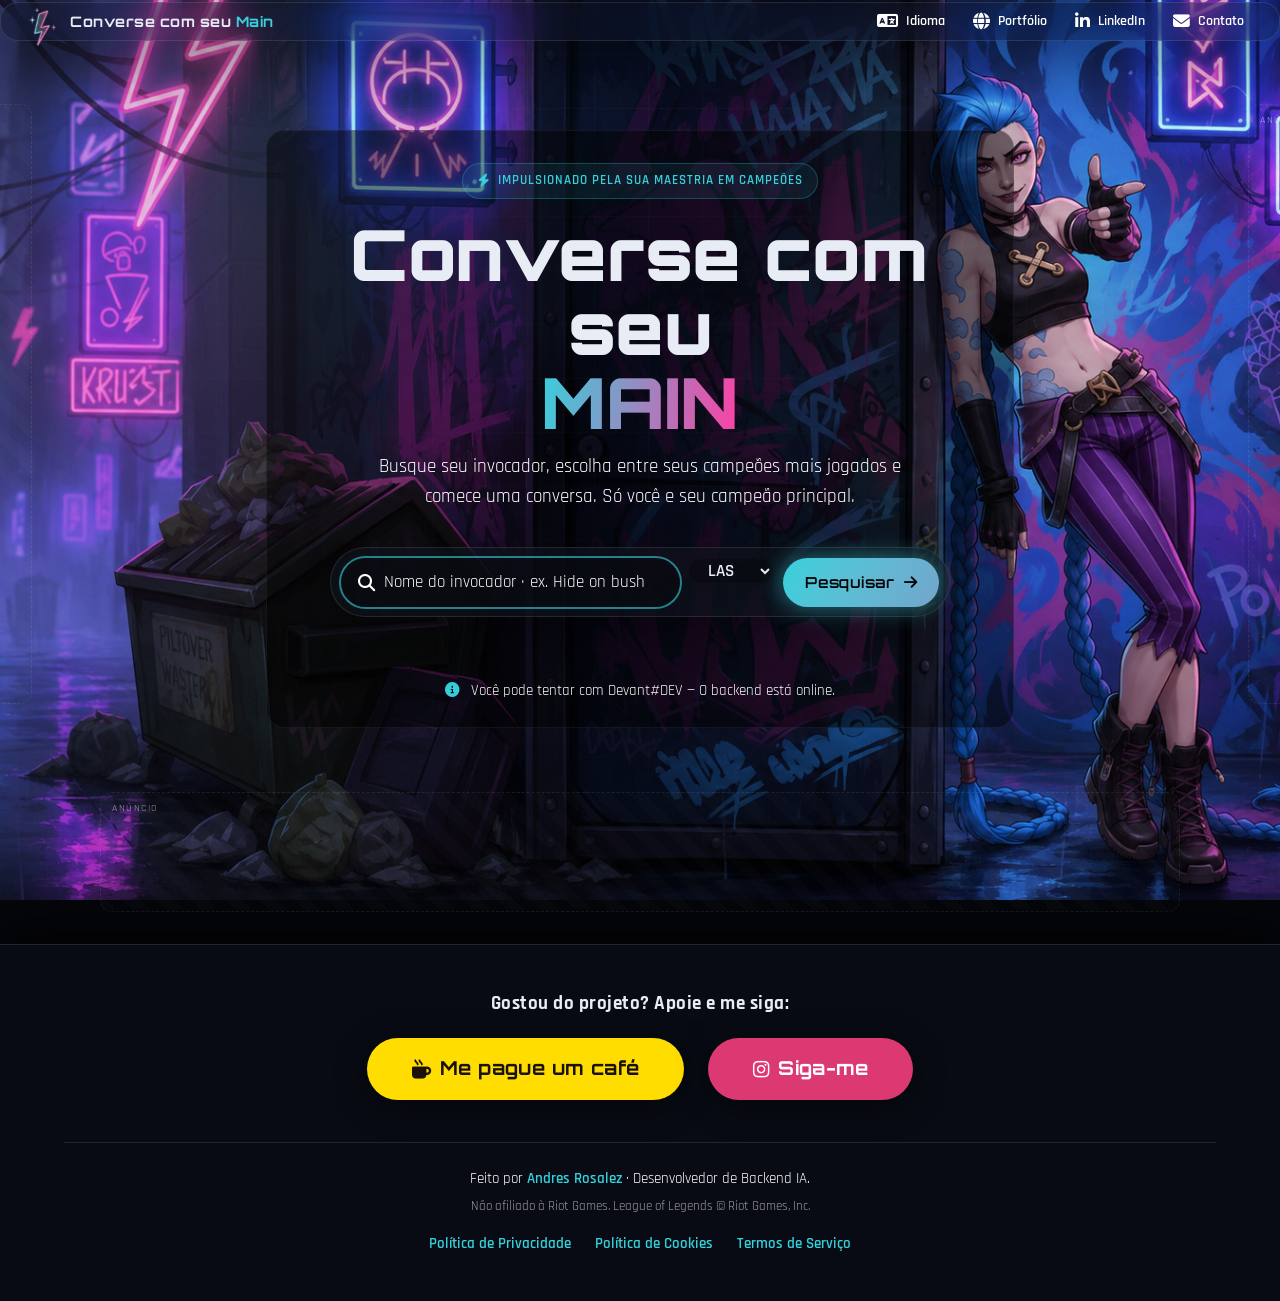
<file: pt/index.html>
<!DOCTYPE html>
<html lang="pt" class="theme-dark">

<head>
  <meta charset="UTF-8" />
  <meta name="viewport" content="width=device-width, initial-scale=1.0" />
  <meta name="theme-color" content="#05060a" />

  <!-- ============================ SEO ============================ -->
  <title>Converse com seu Main | Fale com seu campeão principal</title>

  <meta
    name="description"
    content="Busque seu invocador de League of Legends e converse com seu campeão mais jogado usando IA."
  />

  <meta name="author" content="Andres Rosalez" />
  <meta name="robots" content="index, follow" />
  <meta name="theme-color" content="#05060a" />
  <meta name="google-adsense-account" content="ca-pub-9816008441573456" />
  <link rel="canonical" href="https://chatwithyourmain.andresrosalez.dev/pt/" />

  <!-- =============== hreflang (multi-language SEO) ================ -->
  <link rel="alternate" hreflang="en" href="https://chatwithyourmain.andresrosalez.dev/" />
  <link rel="alternate" hreflang="es" href="https://chatwithyourmain.andresrosalez.dev/es/" />
  <link rel="alternate" hreflang="pt" href="https://chatwithyourmain.andresrosalez.dev/pt/" />
  <link rel="alternate" hreflang="fr" href="https://chatwithyourmain.andresrosalez.dev/fr/" />
  <link rel="alternate" hreflang="de" href="https://chatwithyourmain.andresrosalez.dev/de/" />
  <link rel="alternate" hreflang="x-default" href="https://chatwithyourmain.andresrosalez.dev/" />

  <!-- Open Graph -->
  <meta property="og:title" content="Converse com seu Main" />
  <meta
    property="og:description"
    content="Busque seu invocador de League of Legends e converse com seu campeão mais jogado usando IA."
  />
  <meta property="og:type" content="website" />
  <meta property="og:url" content="https://chatwithyourmain.andresrosalez.dev/pt/" />
  <meta property="og:image" content="https://chatwithyourmain.andresrosalez.dev/og-image.jpg" />

  <!-- Twitter -->
  <meta name="twitter:card" content="summary_large_image" />
  <meta name="twitter:title" content="Converse com seu Main" />
  <meta
    name="twitter:description"
    content="Busque seu invocador de League of Legends e converse com seu campeão mais jogado usando IA."
  />
  <meta name="twitter:image" content="https://chatwithyourmain.andresrosalez.dev/og-image.jpg" />

  <!-- ===================== Icons (Font Awesome) ===================== -->
  <link rel="stylesheet" href="https://cdnjs.cloudflare.com/ajax/libs/font-awesome/6.5.2/css/all.min.css" />
  <link rel="stylesheet" href="https://cdnjs.cloudflare.com/ajax/libs/font-awesome/4.7.0/css/font-awesome.min.css" />

  <!-- ===================== Fonts ===================== -->
  <link rel="preconnect" href="https://fonts.googleapis.com" />
  <link rel="preconnect" href="https://fonts.gstatic.com" crossorigin />
  <link
    href="https://fonts.googleapis.com/css2?family=Orbitron:wght@500;700;900&family=Rajdhani:wght@400;500;600;700&display=swap"
    rel="stylesheet" />

  <!-- ============================ Styles ============================ -->
  <!-- Rota ajustada para /pt/ -->
  <link rel="stylesheet" href="../styles.css" />

  <!-- ============================ adds ============================ -->
  <script async src="https://pagead2.googlesyndication.com/pagead/js/adsbygoogle.js?client=ca-pub-9816008441573456"
    crossorigin="anonymous">
  </script>
</head>

<body>
  <!-- ===================== VÍDEO DE FUNDO ===================== -->
  <video class="bg-video" autoplay muted loop playsinline poster="../backgrounds/jinx.png"
    style="position:fixed; top:0; left:0; width:100%; height:100%; z-index:-3; object-fit:cover; pointer-events:none; visibility:visible; opacity:1;">
    <source src="../backgrounds/Jinx.mp4" type="video/mp4">
  </video>
  <div class="bg-video-overlay" aria-hidden="true"></div>
  <!-- ========================================================= -->

  <!-- Camadas de fundo animadas com néon -->
  <div class="bg-grid" aria-hidden="true"></div>
  <div class="bg-orb bg-orb--cyan" aria-hidden="true"></div>
  <div class="bg-orb bg-orb--magenta" aria-hidden="true"></div>
  <div class="bg-noise" aria-hidden="true"></div>

  <!-- ============================ Header ============================ -->
  <header class="site-header glass">
    <a class="brand" href="#top" aria-label="Converse com seu Main — início">
      <span class="brand__mark">
        <img src="../Icon.png" alt="Logo do Converse com seu Main">
      </span>
      <span class="brand__text">
        Converse&nbsp;com&nbsp;seu&nbsp;<span class="brand__accent">Main</span>
      </span>
    </a>

    <nav class="site-nav" aria-label="Links do autor">
      <!-- Seletor de idioma -->
      <div class="language-switcher">
        <button
          class="site-nav__link language-switcher__button"
          type="button"
          aria-label="Selecionar idioma"
        >
          <i class="fa-solid fa-language"></i>
          <span>Idioma</span>
        </button>

        <div class="language-switcher__menu">
          <a href="/" hreflang="en" lang="en">🇺🇸 English</a>
          <a href="/es/" hreflang="es" lang="es">🇪🇸 Español</a>
          <a href="/pt/" hreflang="pt" lang="pt">🇧🇷 Português</a>
          <a href="/fr/" hreflang="fr" lang="fr">🇫🇷 Français</a>
          <a href="/de/" hreflang="de" lang="de">🇩🇪 Deutsch</a>
        </div>
      </div>

      <!-- Marca pessoal -->
      <a class="site-nav__link" href="https://andresrosalez.dev/" target="_blank" rel="noopener noreferrer">
        <i class="fa-solid fa-globe"></i><span>Portfólio</span>
      </a>
      <a class="site-nav__link" href="https://www.linkedin.com/in/andres-rosalez" target="_blank" rel="noopener noreferrer">
        <i class="fa-brands fa-linkedin"></i><span>LinkedIn</span>
      </a>
      <a class="site-nav__link" href="mailto:andeliros@yahoo.com.ar">
        <i class="fa-solid fa-envelope"></i><span>Contato</span>
      </a>
    </nav>
  </header>

  <span id="top"></span>

  <main class="layout">
    <!-- ===================== Barra lateral esquerda de anúncios ===================== -->
    <aside class="ad-rail ad-rail--left" aria-label="Publicidade">
      <div class="ad-slot ad-slot--vertical" data-ad-format="vertical">
        <script async src="https://pagead2.googlesyndication.com/pagead/js/adsbygoogle.js?client=ca-pub-9816008441573456"
          crossorigin="anonymous">
        </script>
        <!-- left-sidebar -->
        <ins class="adsbygoogle"
          style="display:block"
          data-ad-client="ca-pub-9816008441573456"
          data-ad-slot="6760257140"
          data-ad-format="auto"
          data-full-width-responsive="true"></ins>
        <script>
          (adsbygoogle = window.adsbygoogle || []).push({});
        </script>
        <span class="ad-slot__label">Anúncio</span>
      </div>
    </aside>

    <!-- ============================ Conteúdo ============================ -->
    <div class="content">
      <!-- ====================================================== -->
      <!-- VISÃO 1: BUSCA                                          -->
      <!-- ====================================================== -->
      <section id="view-search" class="view view--active" aria-labelledby="hero-title">
        <div class="hero">
          <div class="hero-glass">
            <p class="hero__eyebrow">
              <i class="fa-solid fa-bolt"></i> Impulsionado pela sua maestria em campeões
            </p>
            <h1 id="hero-title" class="hero__title">
              Converse com seu <br><span class="grad-text">MAIN</span>
            </h1>
            <p class="hero__subtitle">
              Busque seu invocador, escolha entre seus campeões mais jogados
              e comece uma conversa. Só você e seu campeão principal.
            </p>

            <form id="search-form" class="search glass" autocomplete="off" novalidate>
              <div class="search__field">
                <i class="fa-solid fa-magnifying-glass search__icon"></i>
                <input id="summoner-input" class="search__input" type="text" name="summoner"
                  placeholder="Nome do invocador · ex. Hide on bush" aria-label="Nome do invocador" required />
              </div>

              <div class="search__region">
                <label class="sr-only" for="region-select">Região</label>
                <select id="region-select" class="search__select" name="region">
                  <option value="LAS">LAS</option>
                  <option value="LAN">LAN</option>
                  <option value="NA">NA</option>
                  <option value="EUW">EUW</option>
                  <option value="EUNE">EUNE</option>
                  <option value="KR">KR</option>
                  <option value="BR">BR</option>
                </select>
              </div>

              <button id="search-button" class="btn btn--primary" type="submit">
                <span class="btn__label">Pesquisar</span>
                <i class="fa-solid fa-arrow-right btn__icon"></i>
              </button>
            </form>

            <p id="search-message" class="search__feedback" role="status" aria-live="polite"></p>

            <ul class="hero__hints">
              <li><i class="fa-solid fa-circle-info"></i> Você pode tentar com Devant#DEV — O backend está online.</li>
            </ul>
          </div>
        </div>
      </section>

      <!-- ====================================================== -->
      <!-- VISÃO 2: SELEÇÃO DE CAMPEÃO                           -->
      <!-- ====================================================== -->
      <section id="view-select" class="view" aria-labelledby="select-title" hidden>
        <header class="summoner-card glass" id="summoner-card">
          <!-- Preenchido pelo ui.js -->
        </header>

        <div class="select__heading">
          <h2 id="select-title" class="section-title">
            Escolha seu <span class="grad-text">main</span>
          </h2>
          <p class="section-subtitle">
            Seus campeões com maior maestria. Toque em um para começar a conversar.
          </p>
        </div>

        <div id="champion-grid" class="champion-grid" role="list" aria-label="Campeões disponíveis">
          <!-- Cards de campeões injetados pelo ui.js -->
        </div>

        <button class="btn btn--ghost back-link" data-action="back-to-search" type="button">
          <i class="fa-solid fa-arrow-left"></i> Buscar outro invocador
        </button>
      </section>

      <!-- ====================================================== -->
      <!-- VISÃO 3: CHAT                                          -->
      <!-- ====================================================== -->
      <section id="view-chat" class="view" aria-labelledby="chat-title" hidden>
        <div class="chat glass">
          <header class="chat__header" id="chat-header">
            <!-- Identidade do campeão injetada pelo ui.js -->
          </header>

          <div id="chat-log" class="chat__log" aria-live="polite" aria-label="Conversa">
            <!-- Mensagens -->
          </div>

          <div id="typing-indicator" class="typing" hidden>
            <span class="typing__dot"></span>
            <span class="typing__dot"></span>
            <span class="typing__dot"></span>
          </div>

          <form id="chat-form" class="chat__composer" autocomplete="off">
            <input id="chat-input" class="chat__input" type="text" placeholder="Digite uma mensagem…"
              aria-label="Digite uma mensagem" required />
            <button class="btn btn--primary chat__send" type="submit" aria-label="Enviar mensagem">
              <i class="fa-solid fa-paper-plane"></i>
            </button>
          </form>
        </div>

        <button class="btn btn--ghost back-link" data-action="back-to-select" type="button">
          <i class="fa-solid fa-arrow-left"></i> Trocar de campeão
        </button>
      </section>

      <!-- Anúncio no conteúdo -->
      <div class="ad-slot ad-slot--horizontal" data-ad-format="horizontal" aria-label="Publicidade">
        <script async src="https://pagead2.googlesyndication.com/pagead/js/adsbygoogle.js?client=ca-pub-9816008441573456"
          crossorigin="anonymous">
        </script>
        <!-- main-content -->
        <ins class="adsbygoogle"
          style="display:block"
          data-ad-client="ca-pub-9816008441573456"
          data-ad-slot="6931492005"
          data-ad-format="auto"
          data-full-width-responsive="true"></ins>
        <script>
          (adsbygoogle = window.adsbygoogle || []).push({});
        </script>
        <span class="ad-slot__label">Anúncio</span>
      </div>
    </div>

    <!-- ===================== Barra lateral direita de anúncios ===================== -->
    <aside class="ad-rail ad-rail--right" aria-label="Publicidade">
      <div class="ad-slot ad-slot--vertical" data-ad-format="vertical">
        <script async src="https://pagead2.googlesyndication.com/pagead/js/adsbygoogle.js?client=ca-pub-9816008441573456"
          crossorigin="anonymous">
        </script>
        <!-- right-sidebar -->
        <ins class="adsbygoogle"
          style="display:block"
          data-ad-client="ca-pub-9816008441573456"
          data-ad-slot="9286192603"
          data-ad-format="auto"
          data-full-width-responsive="true"></ins>
        <script>
          (adsbygoogle = window.adsbygoogle || []).push({});
        </script>
        <span class="ad-slot__label">Anúncio</span>
      </div>
    </aside>
  </main>

  <!-- ============================ Footer ============================ -->

  <footer class="site-footer glass">
    <div class="footer__support">
      <p class="footer__support-text">
        Gostou do projeto? Apoie e me siga:
      </p>
      <div class="footer__buttons">
        <a class="btn btn--coffee" href="https://cafecito.app/andresrosalez" target="_blank" rel="noopener noreferrer">
          <i class="fa-solid fa-mug-hot"></i> Me pague um café
        </a>
        <a class="btn btn--isnta" href="https://www.instagram.com/andres_rosalez" target="_blank" rel="noopener noreferrer">
          <i class="fa fa-instagram"></i> Siga-me
        </a>
      </div>
    </div>

    <div class="footer__meta">
      <p>
        Feito por
        <a href="https://andresrosalez.dev/" target="_blank" rel="noopener">Andres Rosalez</a>
        · Desenvolvedor de Backend IA.
      </p>
      <p class="footer__legal">
        Não afiliado à Riot Games. League of Legends © Riot Games, Inc.
      </p>
      <div class="footer__links">
        <a href="/legal/privacy.html">Política de Privacidade</a>
        <a href="/legal/cookies.html">Política de Cookies</a>
        <a href="/legal/terms.html">Termos de Serviço</a>
      </div>
    </div>
  </footer>

  <!-- Rota ajustada para /pt/ -->
  <script type="module" src="../js/app.js"></script>
</body>

</html>
</file>
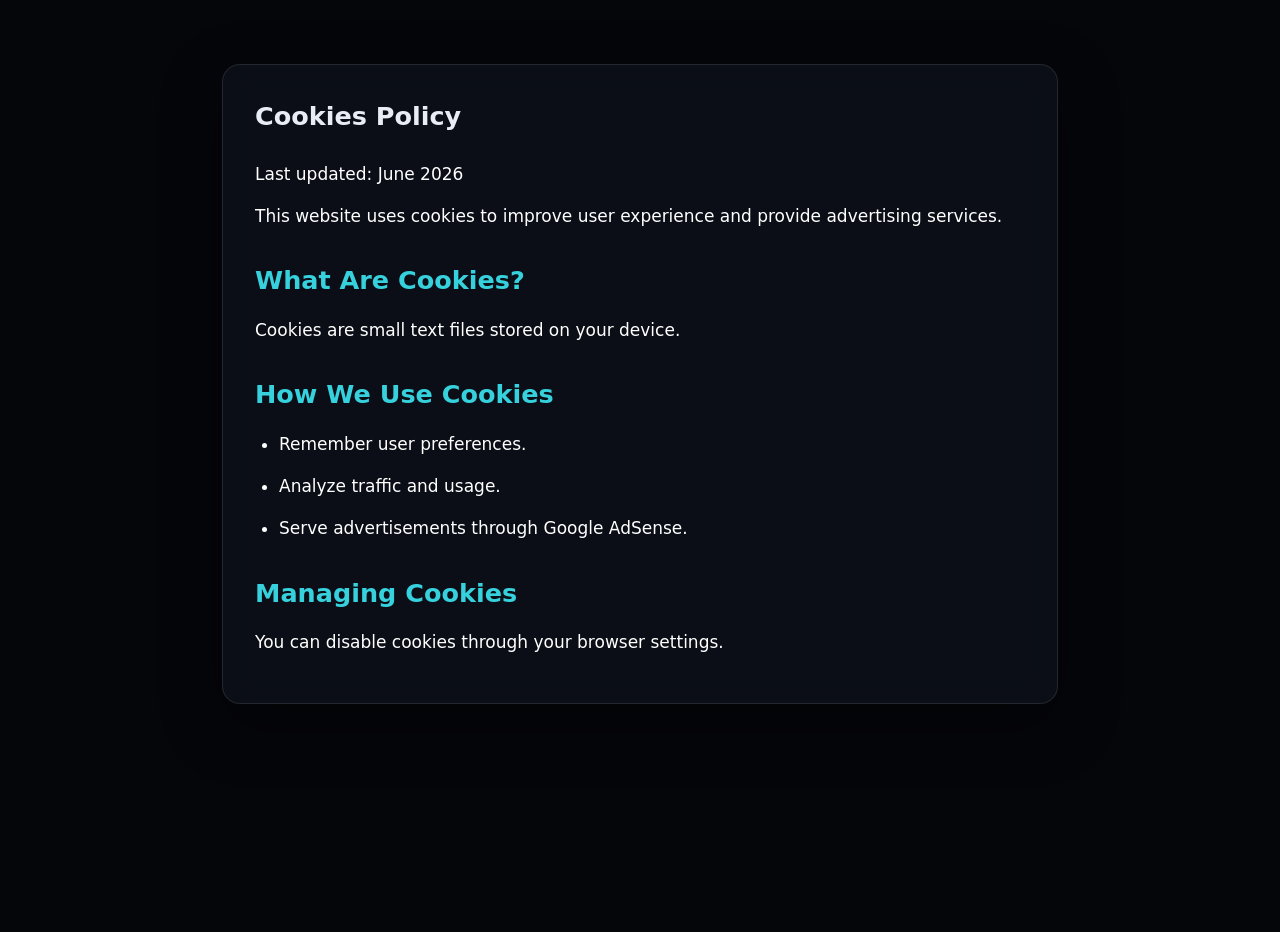
<file: legal/cookies.html>
<!DOCTYPE html>
<html lang="en" class="theme-dark">
<head>
  <meta charset="UTF-8">
  <meta name="viewport" content="width=device-width, initial-scale=1.0">
  <title>Cookies Policy | Chat With Your Main</title>

  <link rel="stylesheet" href="../styles.css">
</head>

<body>

<main class="legal-page">
  <section class="legal-content glass">

    <h1>Cookies Policy</h1>

    <p>Last updated: June 2026</p>

    <p>This website uses cookies to improve user experience and provide advertising services.</p>

    <h2>What Are Cookies?</h2>

    <p>Cookies are small text files stored on your device.</p>

    <h2>How We Use Cookies</h2>

    <ul>
      <li>Remember user preferences.</li>
      <li>Analyze traffic and usage.</li>
      <li>Serve advertisements through Google AdSense.</li>
    </ul>

    <h2>Managing Cookies</h2>

    <p>You can disable cookies through your browser settings.</p>

  </section>
</main>

</body>
</html>
</file>
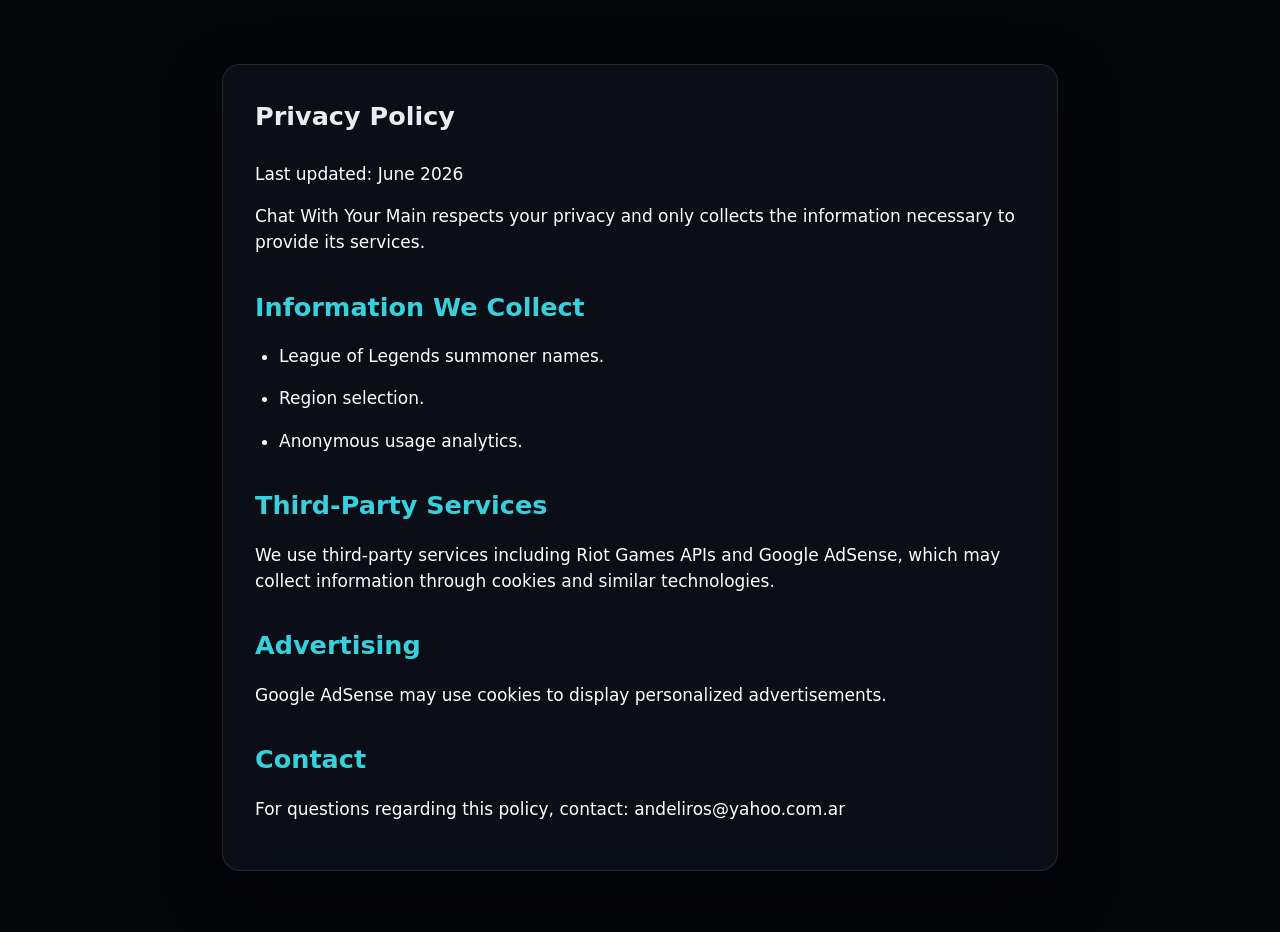
<file: legal/privacy.html>
<!DOCTYPE html>
<html lang="en" class="theme-dark">
<head>
  <meta charset="UTF-8">
  <meta name="viewport" content="width=device-width, initial-scale=1.0">
  <title>Privacy Policy | Chat With Your Main</title>

  <link rel="stylesheet" href="../styles.css">
</head>

<body>

<main class="legal-page">
  <section class="legal-content glass">

    <h1>Privacy Policy</h1>

    <p>Last updated: June 2026</p>

    <p>Chat With Your Main respects your privacy and only collects the information necessary to provide its services.</p>

    <h2>Information We Collect</h2>

    <ul>
      <li>League of Legends summoner names.</li>
      <li>Region selection.</li>
      <li>Anonymous usage analytics.</li>
    </ul>

    <h2>Third-Party Services</h2>

    <p>We use third-party services including Riot Games APIs and Google AdSense, which may collect information through cookies and similar technologies.</p>

    <h2>Advertising</h2>

    <p>Google AdSense may use cookies to display personalized advertisements.</p>

    <h2>Contact</h2>

    <p>For questions regarding this policy, contact: andeliros@yahoo.com.ar</p>

  </section>
</main>

</body>
</html>
</file>
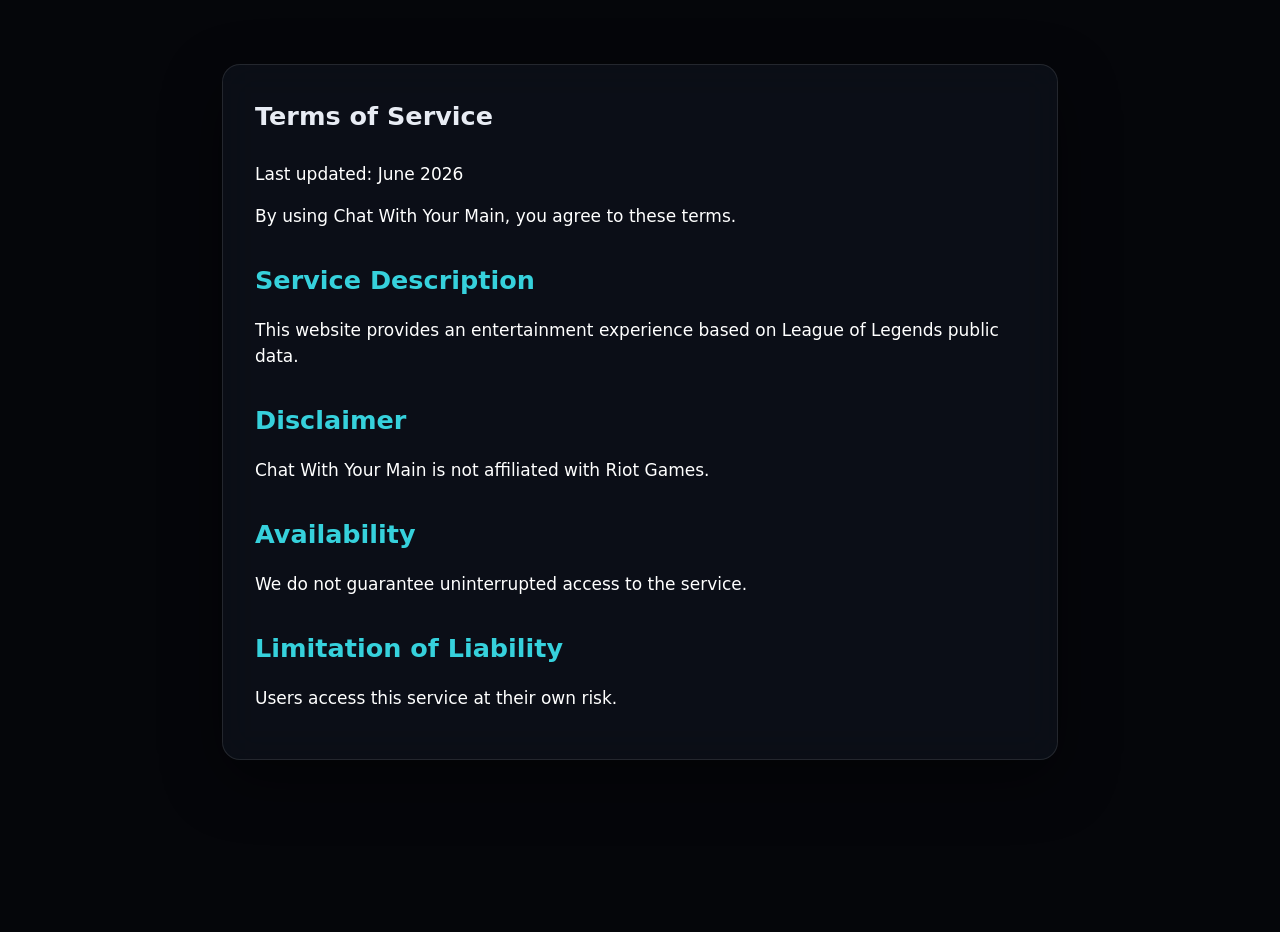
<file: legal/terms.html>
<!DOCTYPE html>
<html lang="en" class="theme-dark">
<head>
  <meta charset="UTF-8">
  <meta name="viewport" content="width=device-width, initial-scale=1.0">
  <title>Terms of Service | Chat With Your Main</title>

  <link rel="stylesheet" href="../styles.css">
</head>

<body>

<main class="legal-page">
  <section class="legal-content glass">

    <h1>Terms of Service</h1>

    <p>Last updated: June 2026</p>

    <p>By using Chat With Your Main, you agree to these terms.</p>

    <h2>Service Description</h2>

    <p>This website provides an entertainment experience based on League of Legends public data.</p>

    <h2>Disclaimer</h2>

    <p>Chat With Your Main is not affiliated with Riot Games.</p>

    <h2>Availability</h2>

    <p>We do not guarantee uninterrupted access to the service.</p>

    <h2>Limitation of Liability</h2>

    <p>Users access this service at their own risk.</p>

  </section>
</main>

</body>
</html>
</file>
<file: styles.css>
/* ==========================================================================
   Chat With Your Main — stylesheet
   Futuristic · glassmorphism · dark with neon (Empyrean-inspired)
   ========================================================================== */

/* --------------------------------------------------------------------------
   1. Design tokens
   -------------------------------------------------------------------------- */
:root {
  --cyan: #36d1dc;
  --magenta: #ff3fa4;
  --accent: var(--cyan);

  --bg: #05060a;
  --bg-2: #0a0d16;
  --text: #e8ecf4;
  --text-muted: #ffffff;
  --border: rgba(255, 255, 255, 0.08);

  --glass-bg: rgba(18, 22, 34, 0.55);
  --glass-stroke: rgba(255, 255, 255, 0.1);
  --glass-blur: 18px;

  --radius: 18px;
  --radius-sm: 12px;
  --maxw: 1320px;

  --glow: 0 0 24px color-mix(in srgb, var(--accent) 55%, transparent);
  --shadow: 0 20px 60px rgba(0, 0, 0, 0.45);

  --font-display: "Orbitron", system-ui, sans-serif;
  --font-body: "Rajdhani", system-ui, sans-serif;
}

/* --------------------------------------------------------------------------
   2. Reset & base
   -------------------------------------------------------------------------- */
*,
*::before,
*::after {
  box-sizing: border-box;
  margin: 0;
}

html {
  scroll-behavior: smooth;
  background: var(--bg);
}

body {
  min-height: 100vh;
  font-family: var(--font-body);
  font-size: 17px;
  line-height: 1.55;
  color: var(--text);
  /* Fallback si el video no carga: un degradado oscuro */
  
  overflow-x: hidden;
  position: relative;
}

img {
  display: block;
  max-width: 100%;
}
a {
  color: inherit;
  text-decoration: none;
}
button {
  font-family: inherit;
  cursor: pointer;
  border: none;
  background: none;
  color: inherit;
}
input,
select {
  font-family: inherit;
  font-size: inherit;
  color: inherit;
}

.sr-only {
  position: absolute;
  width: 1px;
  height: 1px;
  padding: 0;
  overflow: hidden;
  clip: rect(0 0 0 0);
  white-space: nowrap;
  border: 0;
}

.grad-text {
  background: linear-gradient(100deg, var(--cyan), var(--magenta));
  -webkit-background-clip: text;
  background-clip: text;
  color: transparent;
}

/* --------------------------------------------------------------------------
   3. Video de fondo (NUEVO, CORREGIDO)
   -------------------------------------------------------------------------- */
.bg-video {
  position: fixed;
  top: 0;
  left: 0;
  width: 100%;
  height: 100%;
  z-index: 5;
  object-fit: cover;
  pointer-events: none;
  /* Aseguramos visibilidad */
  visibility: visible;
  opacity: 1;
}



/* En móviles, puedes optar por ocultar el video para ahorrar datos */
@media (max-width: 768px) {
  /* .bg-video { display: none; } */ /* Descomenta si quieres ocultarlo en móvil */
}

/* --------------------------------------------------------------------------
   4. Animated background layers (orbes, grid, noise)
   -------------------------------------------------------------------------- */
.bg-grid,
.bg-orb,
.bg-noise {
  position: fixed;
  inset: 0;
  z-index: -1;   /* Por encima del overlay pero debajo del contenido */
  pointer-events: none;
}

.bg-grid {
  background-image:
    linear-gradient(rgba(255, 255, 255, 0.035) 1px, transparent 1px),
    linear-gradient(90deg, rgba(255, 255, 255, 0.035) 1px, transparent 1px);
  background-size: 54px 54px;
  mask-image: radial-gradient(circle at 50% 35%, #000 0%, transparent 75%);
  animation: grid-drift 24s linear infinite;
}

.bg-orb {
  width: 46vw;
  height: 46vw;
  max-width: 720px;
  max-height: 720px;
  border-radius: 50%;
  filter: blur(120px);
  opacity: 0.5;
}

.bg-orb--cyan {
  top: -12%;
  right: -8%;
  background: radial-gradient(circle, rgba(54, 209, 220, 0.55), transparent 70%);
  animation: float-a 18s ease-in-out infinite;
}

.bg-orb--magenta {
  bottom: -16%;
  left: -10%;
  background: radial-gradient(circle, rgba(255, 63, 164, 0.45), transparent 70%);
  animation: float-b 22s ease-in-out infinite;
}

.bg-noise {
  opacity: 0.025;
  background-image: url("data:image/svg+xml,%3Csvg xmlns='http://www.w3.org/2000/svg' width='160' height='160'%3E%3Cfilter id='n'%3E%3CfeTurbulence type='fractalNoise' baseFrequency='0.85' numOctaves='3'/%3E%3C/filter%3E%3Crect width='100%25' height='100%25' filter='url(%23n)'/%3E%3C/svg%3E");
}

/* --------------------------------------------------------------------------
   5. Layout shell (header, main, footer, ad rails)
   -------------------------------------------------------------------------- */
.site-header {
  position: sticky;
  top: 0;
  z-index: 50;
  display: flex;
  align-items: center;
  justify-content: space-between;
  gap: 1rem;
  padding: 0.9rem clamp(1rem, 4vw, 2.5rem);
  margin: 0.75rem auto;
  max-width: var(--maxw);
  border-radius: var(--radius);
}

.brand {
  display: inline-flex;
  align-items: center;
  gap: 0.7rem;
  font-family: var(--font-display);
  font-weight: 700;
  letter-spacing: 0.5px;
}

.brand__mark {
  display: grid;
  place-items: center;
  width: 42px;
  height: 42px;
  border-radius: 12px;
  font-size: 1.1rem;
}

.brand__text {
  font-size: 1.05rem;
}

.brand__accent {
  color: var(--cyan);
}

.site-nav {
  display: flex;
  align-items: center;
  gap: 0.35rem;
}

.site-nav__link {
  display: inline-flex;
  align-items: center;
  gap: 0.5rem;
  padding: 0.5rem 0.85rem;
  border-radius: 999px;
  font-weight: 600;
  color: var(--text-muted);
  transition: color 0.2s, background 0.2s, transform 0.2s;
}

.site-nav__link:hover {
  color: var(--text);
  background: rgba(255, 255, 255, 0.06);
  transform: translateY(-1px);
}

.site-nav__link i {
  font-size: 1.05rem;
}

.layout {
  display: grid;
  grid-template-columns: minmax(0, 1fr) minmax(0, var(--maxw)) minmax(0, 1fr);
  gap: 1.25rem;
  align-items: start;
  padding: 0 clamp(0.75rem, 3vw, 2rem) 2rem;
}

.content {
  grid-column: 2;
  width: 100%;
  max-width: 1080px;
  margin: 0 auto;
}

.ad-rail {
  position: sticky;
  top: 96px;
  display: flex;
  justify-content: center;
  padding-top: 0.5rem;
}

.ad-rail--left {
  grid-column: 1;
  justify-self: end;
}
.ad-rail--right {
  grid-column: 3;
  justify-self: start;
}

/* --------------------------------------------------------------------------
   6. Buttons & shared atoms
   -------------------------------------------------------------------------- */
.btn {
  display: inline-flex;
  align-items: center;
  justify-content: center;
  gap: 0.55rem;
  padding: 0.8rem 1.4rem;
  border-radius: 999px;
  font-family: var(--font-display);
  font-weight: 600;
  font-size: 0.95rem;
  letter-spacing: 0.4px;
  white-space: nowrap;
  transition: transform 0.18s ease, box-shadow 0.25s ease, opacity 0.2s;
}
.btn:disabled {
  opacity: 0.65;
  cursor: not-allowed;
}

.btn--primary {
  color: var(--bg);
  background: linear-gradient(120deg, var(--cyan), color-mix(in srgb, var(--accent) 70%, var(--magenta)));
  box-shadow: var(--glow);
}
.btn--primary:not(:disabled):hover {
  transform: translateY(-2px);
  box-shadow: 0 0 34px color-mix(in srgb, var(--accent) 70%, transparent);
}

.btn--ghost {
  color: var(--text-muted);
  border: 1px solid var(--border);
  background: rgba(255, 255, 255, 0.03);
}
.btn--ghost:hover {
  color: var(--text);
  border-color: color-mix(in srgb, var(--accent) 60%, transparent);
}

.btn--loading .btn__icon {
  animation: spin 0.8s linear infinite;
}

.back-link {
  margin-top: 1.5rem;
}

.section-title {
  font-family: var(--font-display);
  font-weight: 700;
  font-size: clamp(1.6rem, 3vw, 2.2rem);
}
.section-subtitle {
  color: var(--text-muted);
  margin-top: 0.4rem;
}

.tag {
  display: inline-flex;
  align-items: center;
  gap: 0.4rem;
  padding: 0.3rem 0.7rem;
  border-radius: 999px;
  font-size: 0.85rem;
  font-weight: 600;
  color: var(--text-muted);
  background: rgba(255, 255, 255, 0.05);
  border: 1px solid var(--border);
}
.tag i {
  color: var(--accent);
}

/* --------------------------------------------------------------------------
   7. Glass surfaces
   -------------------------------------------------------------------------- */
.glass {
  background: var(--glass-bg);
  border: 1px solid var(--glass-stroke);
  backdrop-filter: blur(var(--glass-blur)) saturate(140%);
  -webkit-backdrop-filter: blur(var(--glass-blur)) saturate(140%);
  box-shadow: var(--shadow);
}

/* --------------------------------------------------------------------------
   8. View: Search / Hero
   -------------------------------------------------------------------------- */
.view {
  display: none;
}
.view--active {
  display: block;
  animation: fade-up 0.5s ease both;
}

.hero {
  text-align: center;
  padding: clamp(2.5rem, 7vw, 5.5rem) 1rem 2rem;
  max-width: 780px;
  margin: 0 auto;
}

.hero__eyebrow {
  display: inline-flex;
  align-items: center;
  gap: 0.5rem;
  padding: 0.4rem 0.9rem;
  border-radius: 999px;
  font-size: 0.82rem;
  font-weight: 600;
  letter-spacing: 1px;
  text-transform: uppercase;
  color: var(--cyan);
  background: rgba(54, 209, 220, 0.08);
  border: 1px solid rgba(54, 209, 220, 0.25);
}

.hero__title {
  font-family: var(--font-display);
  font-weight: 900;
  font-size: clamp(2.4rem, 7vw, 4.4rem);
  line-height: 1.05;
  margin: 1.2rem 0 0.8rem;
  text-wrap: balance;
}

.hero__subtitle {
  color: var(--text-muted);
  font-size: clamp(1rem, 2.4vw, 1.2rem);
  max-width: 560px;
  margin: 0 auto;
  text-wrap: pretty;
}

.search {
  display: flex;
  gap: 0.6rem;
  padding: 0.6rem;
  margin: 2.2rem auto 0;
  max-width: 620px;
  border-radius: 999px;
}

.search__field {
  position: relative;
  flex: 1;
  display: flex;
  align-items: center;
}
.search__icon {
  position: absolute;
  left: 1.1rem;
  color: var(--text-muted);
}
.search__input {
  width: 100%;
  padding: 0.85rem 1rem 0.85rem 2.7rem;
  border: none;
  border-radius: 999px;
  background: rgba(0, 0, 0, 0.25);
  outline: none;
  transition: box-shadow 0.2s;
}
.search__input::placeholder {
  color: var(--text-muted);
}
.search__input:focus {
  box-shadow: 0 0 0 2px color-mix(in srgb, var(--accent) 60%, transparent);
}

.search__select {
  padding: 0 0.9rem;
  border: none;
  border-radius: 999px;
  background: rgba(0, 0, 0, 0.25);
  outline: none;
  font-weight: 600;
}

.search__feedback {
  min-height: 1.4rem;
  margin-top: 1rem;
  font-weight: 600;
}
.search__feedback--error {
  color: var(--magenta);
}
.search__feedback--info {
  color: var(--cyan);
}

.hero__hints {
  list-style: none;
  padding: 0;
  margin-top: 1.5rem;
  color: var(--text-muted);
  font-size: 0.92rem;
}
.hero__hints i {
  color: var(--accent);
  margin-right: 0.4rem;
}

/* --------------------------------------------------------------------------
   9. View: Champion select
   -------------------------------------------------------------------------- */
.summoner-card {
  display: flex;
  align-items: center;
  gap: 1.1rem;
  padding: 1.1rem 1.3rem;
  border-radius: var(--radius);
  margin-bottom: 2rem;
}
.summoner-card__icon {
  width: 64px;
  height: 64px;
  border-radius: 14px;
  border: 2px solid color-mix(in srgb, var(--accent) 60%, transparent);
  box-shadow: var(--glow);
}
.summoner-card__eyebrow {
  text-transform: uppercase;
  letter-spacing: 1.5px;
  font-size: 0.72rem;
  color: var(--cyan);
  font-weight: 700;
}
.summoner-card__name {
  font-family: var(--font-display);
  font-size: 1.5rem;
  line-height: 1.2;
}
.summoner-card__tags {
  display: flex;
  flex-wrap: wrap;
  gap: 0.5rem;
  margin-top: 0.5rem;
}

.select__heading {
  margin-bottom: 1.4rem;
}

.champion-grid {
  display: grid;
  grid-template-columns: repeat(auto-fill, minmax(240px, 1fr));
  gap: 1rem;
}

.champion-card {
  position: relative;
  display: flex;
  align-items: center;
  gap: 0.9rem;
  text-align: left;
  padding: 1rem;
  border-radius: var(--radius);
  background: var(--glass-bg);
  border: 1px solid var(--glass-stroke);
  backdrop-filter: blur(var(--glass-blur));
  -webkit-backdrop-filter: blur(var(--glass-blur));
  overflow: hidden;
  transition: transform 0.22s ease, border-color 0.22s ease, box-shadow 0.22s ease;
  animation: fade-up 0.5s ease both;
  animation-delay: var(--delay, 0ms);
}
.champion-card::before {
  content: "";
  position: absolute;
  inset: 0;
  background: linear-gradient(135deg, color-mix(in srgb, var(--accent) 22%, transparent), transparent 60%);
  opacity: 0;
  transition: opacity 0.25s;
}
.champion-card:hover {
  transform: translateY(-4px);
  border-color: color-mix(in srgb, var(--accent) 65%, transparent);
  box-shadow: 0 0 30px color-mix(in srgb, var(--accent) 35%, transparent);
}
.champion-card:hover::before {
  opacity: 1;
}
.champion-card > * {
  position: relative;
  z-index: 1;
}
.champion-card__rank {
  position: absolute;
  top: 0.7rem;
  right: 0.9rem;
  font-family: var(--font-display);
  font-weight: 700;
  font-size: 0.85rem;
  color: color-mix(in srgb, var(--accent) 80%, white);
  z-index: 2;
}
.champion-card__portrait {
  flex-shrink: 0;
  width: 64px;
  height: 64px;
  border-radius: 14px;
  overflow: hidden;
  border: 2px solid color-mix(in srgb, var(--accent) 55%, transparent);
}
.champion-card__portrait img {
  width: 100%;
  height: 100%;
  object-fit: cover;
}
.champion-card__body {
  display: flex;
  flex-direction: column;
  gap: 0.15rem;
  min-width: 0;
}
.champion-card__name {
  font-family: var(--font-display);
  font-weight: 700;
  font-size: 1.1rem;
}
.champion-card__title {
  font-size: 0.85rem;
  color: var(--text-muted);
  overflow: hidden;
  text-overflow: ellipsis;
  white-space: nowrap;
}
.champion-card__mastery {
  font-size: 0.8rem;
  color: color-mix(in srgb, var(--accent) 75%, white);
  margin-top: 0.3rem;
}
.champion-card__mastery i {
  margin-right: 0.3rem;
}
.champion-card__cta {
  position: absolute;
  bottom: 0.8rem;
  right: 1rem;
  font-size: 0.8rem;
  font-weight: 600;
  color: var(--text-muted);
  opacity: 0;
  transform: translateX(-6px);
  transition: opacity 0.2s, transform 0.2s, color 0.2s;
}
.champion-card:hover .champion-card__cta {
  opacity: 1;
  transform: translateX(0);
  color: var(--accent);
}

/* --------------------------------------------------------------------------
   10. View: Chat
   -------------------------------------------------------------------------- */
.chat {
  display: flex;
  flex-direction: column;
  height: min(72vh, 720px);
  border-radius: var(--radius);
  overflow: hidden;
}

.chat__header {
  position: relative;
  display: flex;
  align-items: center;
  gap: 0.9rem;
  padding: 1rem 1.2rem;
  border-bottom: 1px solid var(--glass-stroke);
  overflow: hidden;
}
.chat__header::before {
  content: "";
  position: absolute;
  inset: 0;
  background-image: var(--splash);
  background-size: cover;
  background-position: center 22%;
  opacity: 0.22;
  mask-image: linear-gradient(90deg, #000, transparent 85%);
}
.chat__header > * {
  position: relative;
  z-index: 1;
}

.chat__avatar {
  position: relative;
  width: 52px;
  height: 52px;
  border-radius: 50%;
  overflow: visible;
}
.chat__avatar img {
  width: 100%;
  height: 100%;
  border-radius: 50%;
  object-fit: cover;
  border: 2px solid color-mix(in srgb, var(--accent) 70%, transparent);
  box-shadow: var(--glow);
}
.chat__status {
  position: absolute;
  right: 1px;
  bottom: 1px;
  width: 13px;
  height: 13px;
  border-radius: 50%;
  background: #2fe089;
  border: 2px solid var(--bg-2);
  box-shadow: 0 0 8px #2fe089;
}

.chat__name {
  display: block;
  font-family: var(--font-display);
  font-weight: 700;
  font-size: 1.15rem;
}
.chat__title {
  font-size: 0.85rem;
  color: var(--text-muted);
}

.chat__log {
  flex: 1;
  display: flex;
  flex-direction: column;
  gap: 0.8rem;
  padding: 1.4rem 1.2rem;
  overflow-y: auto;
  scrollbar-width: thin;
  scrollbar-color: color-mix(in srgb, var(--accent) 50%, transparent) transparent;
}
.chat__log::-webkit-scrollbar {
  width: 8px;
}
.chat__log::-webkit-scrollbar-thumb {
  background: color-mix(in srgb, var(--accent) 45%, transparent);
  border-radius: 999px;
}

.msg {
  display: flex;
  align-items: flex-end;
  gap: 0.6rem;
  max-width: 82%;
  animation: pop-in 0.32s ease both;
}
.msg--user {
  align-self: flex-end;
  flex-direction: row-reverse;
}
.msg--champion {
  align-self: flex-start;
}

.msg__avatar {
  width: 34px;
  height: 34px;
  border-radius: 50%;
  object-fit: cover;
  border: 1px solid var(--glass-stroke);
}

.msg__bubble {
  padding: 0.7rem 1rem;
  border-radius: 16px;
  line-height: 1.45;
  word-wrap: break-word;
}
.msg--champion .msg__bubble {
  background: rgba(255, 255, 255, 0.06);
  border: 1px solid var(--glass-stroke);
  border-bottom-left-radius: 4px;
}
.msg--user .msg__bubble {
  color: var(--bg);
  background: linear-gradient(120deg, var(--cyan), color-mix(in srgb, var(--accent) 65%, var(--magenta)));
  border-bottom-right-radius: 4px;
  font-weight: 600;
}

.typing {
  display: flex;
  gap: 0.35rem;
  padding: 0 1.6rem 0.6rem;
}
.typing__dot {
  width: 8px;
  height: 8px;
  border-radius: 50%;
  background: var(--accent);
  opacity: 0.6;
  animation: blink 1.2s infinite ease-in-out;
}
.typing__dot:nth-child(2) {
  animation-delay: 0.2s;
}
.typing__dot:nth-child(3) {
  animation-delay: 0.4s;
}

.chat__composer {
  display: flex;
  gap: 0.6rem;
  padding: 0.9rem;
  border-top: 1px solid var(--glass-stroke);
  background: rgba(0, 0, 0, 0.18);
}
.chat__input {
  flex: 1;
  padding: 0.85rem 1.1rem;
  border: 1px solid var(--glass-stroke);
  border-radius: 999px;
  background: rgba(0, 0, 0, 0.3);
  outline: none;
  transition: box-shadow 0.2s, border-color 0.2s;
}
.chat__input:focus {
  border-color: color-mix(in srgb, var(--accent) 60%, transparent);
  box-shadow: 0 0 0 2px color-mix(in srgb, var(--accent) 35%, transparent);
}
.chat__send {
  padding: 0.85rem 1.2rem;
  border-radius: 50%;
  aspect-ratio: 1;
}

/* --------------------------------------------------------------------------
   11. Ads
   -------------------------------------------------------------------------- */
.ad-slot {
  position: relative;
  display: grid;
  place-items: center;
  border: 1px dashed var(--border);
  border-radius: var(--radius-sm);
  background: repeating-linear-gradient(
    45deg,
    rgba(255, 255, 255, 0.015),
    rgba(255, 255, 255, 0.015) 12px,
    transparent 12px,
    transparent 24px
  );
  color: var(--text-muted);
}
.ad-slot__label {
  position: absolute;
  top: 0.5rem;
  left: 0.7rem;
  font-size: 0.62rem;
  letter-spacing: 1.5px;
  text-transform: uppercase;
  opacity: 0.55;
}
.ad-slot--vertical {
  width: 180px;
  min-height: 600px;
}
.ad-slot--horizontal {
  width: 100%;
  min-height: 120px;
  margin-top: 2rem;
}
.adsbygoogle {
  width: 100%;
  height: 100%;
}

/* --------------------------------------------------------------------------
   12. Footer — full width, más visible y que tapa el watermark
   -------------------------------------------------------------------------- */
.site-footer {
  width: 100%;                     /* ocupa todo el ancho */
  max-width: 100%;                 /* sin límite */
  margin: 0;                       /* sin margen */
  padding: 2.8rem clamp(1.5rem, 5vw, 4rem); /* más padding lateral */
  border-radius: 0;                /* sin esquinas redondeadas */
  display: flex;
  flex-wrap: wrap;
  align-items: center;
  justify-content: center;
  gap: 1.8rem;
  z-index: 10;
  background: rgba(10, 13, 22, 0.85); /* más opaco aún */
  backdrop-filter: blur(18px) saturate(180%);
  -webkit-backdrop-filter: blur(18px) saturate(180%);
  border: none;                    /* sin borde para que se fusione */
  border-top: 1px solid var(--glass-stroke); /* solo línea superior */
  box-shadow: 0 -10px 50px rgba(0, 0, 0, 0.7);
}

/* Contenedor de apoyo ocupa toda la fila */
.footer__support {
  flex: 0 0 100%;
  text-align: center;
}

.footer__support-text {
  font-weight: 700;
  font-size: 1.2rem;
  margin-bottom: 1.2rem;
  color: var(--text);
  letter-spacing: 0.5px;
}

/* Botones más grandes y con efecto llamativo */
.footer__buttons {
  display: flex;
  flex-wrap: wrap;
  justify-content: center;
  gap: 1.5rem;
}

.btn--patreon,
.btn--coffee, .btn--isnta {
  padding: 1rem 2.8rem;
  font-size: 1.2rem;
  font-weight: 700;
  border-radius: 999px;
  box-shadow: 0 6px 30px rgba(0, 0, 0, 0.5);
  transition: transform 0.25s ease, box-shadow 0.25s ease;
}

.btn--patreon {
  color: #fff;
  background: #f1465a;
}

.btn--isnta {
  color: #fff;
  background: #dc3972;
}
.btn--coffee {
  color: #1a1207;
  background: #ffdd00;
}

.btn--patreon:hover,
.btn--coffee:hover {
  transform: translateY(-5px) scale(1.04);
  box-shadow: 0 12px 40px rgba(0, 0, 0, 0.7);
}

/* Meta (créditos) también centrado y con separación */
.footer__meta {
  flex: 0 0 100%;
  text-align: center;
  color: var(--text-muted);
  font-size: 0.95rem;
  margin-top: 0.8rem;
  padding-top: 1.5rem;
  border-top: 1px solid var(--glass-stroke);
}

.footer__meta a {
  color: var(--cyan);
  font-weight: 600;
}

.footer__legal {
  margin-top: 0.4rem;
  font-size: 0.8rem;
  opacity: 0.6;
}

/* --------------------------------------------------------------------------
   13. Animations
   -------------------------------------------------------------------------- */
@keyframes fade-up {
  from {
    opacity: 0;
    transform: translateY(18px);
  }
  to {
    opacity: 1;
    transform: translateY(0);
  }
}
@keyframes pop-in {
  from {
    opacity: 0;
    transform: translateY(8px) scale(0.98);
  }
  to {
    opacity: 1;
    transform: translateY(0) scale(1);
  }
}
@keyframes blink {
  0%,
  60%,
  100% {
    opacity: 0.3;
    transform: translateY(0);
  }
  30% {
    opacity: 1;
    transform: translateY(-3px);
  }
}
@keyframes spin {
  to {
    transform: rotate(360deg);
  }
}
@keyframes grid-drift {
  to {
    background-position: 54px 54px;
  }
}
@keyframes float-a {
  0%,
  100% {
    transform: translate(0, 0);
  }
  50% {
    transform: translate(-40px, 30px);
  }
}
@keyframes float-b {
  0%,
  100% {
    transform: translate(0, 0);
  }
  50% {
    transform: translate(40px, -30px);
  }
}

/* Respect reduced-motion preferences */
@media (prefers-reduced-motion: reduce) {
  *,
  *::before,
  *::after {
    animation-duration: 0.001ms !important;
    animation-iteration-count: 1 !important;
    transition-duration: 0.001ms !important;
    scroll-behavior: auto !important;
  }
}

/* --------------------------------------------------------------------------
   14. Responsive
   -------------------------------------------------------------------------- */
@media (max-width: 1180px) {
  .layout {
    grid-template-columns: 1fr;
  }
  .content {
    grid-column: 1;
  }
  .ad-rail {
    display: none;
  }
}

@media (max-width: 640px) {
  body {
    font-size: 16px;
  }
  .site-nav__link span {
    display: none;
  }
  .site-nav__link {
    padding: 0.55rem;
  }
  .search {
    flex-direction: column;
    border-radius: var(--radius);
  }
  .search__field,
  .search__input,
  .search__select,
  .search .btn {
    width: 100%;
  }
  .search__select {
    padding: 0.75rem 1rem;
  }
  .champion-grid {
    grid-template-columns: 1fr;
  }
  .summoner-card {
    flex-direction: column;
    text-align: center;
  }
  .summoner-card__tags {
    justify-content: center;
  }
  .footer__meta {
    text-align: left;
  }
  .chat {
    height: 78vh;
  }
  .msg {
    max-width: 90%;
  }
}


.site-header {
  position: sticky;
  top: 0;
  z-index: 50;
  display: flex;
  align-items: center;
  justify-content: space-between;
  gap: 1rem;
  padding: 0.1rem 1.5rem;   /* reducido verticalmente */
  margin: 0.1rem auto;      /* menos margen */
  max-width: var(--maxw);
  border-radius: var(--radius);
  backdrop-filter: blur(var(--glass-blur)) saturate(140%);
  background: rgba(18, 22, 34, 0.4); /* más transparente para que se vea el video */
  border: 1px solid var(--glass-stroke);
}

.brand__mark {
  width: 34px;      /* antes 42px */
  height: 34px;
  font-size: 0.9rem;
}
.brand__text {
  font-size: 0.9rem;  /* antes 1.05rem */
}
.site-nav__link {
  padding: 0.3rem 0.7rem; /* menos padding */
  font-size: 0.85rem;
}

.hero-glass {
  background: rgba(0, 0, 0, 0.45);
  backdrop-filter: blur(6px);
  -webkit-backdrop-filter: blur(6px);
  padding: 2rem 2rem 1.5rem;
  border-radius: var(--radius);
  border: 1px solid rgba(255, 255, 255, 0.06);
}

/* --------------------------------------------------------------------------
   Efecto de salpicadura de pintura fluorescente
   -------------------------------------------------------------------------- */
.paint-particle {
  position: fixed;
  pointer-events: none;
  z-index: 9999;
  will-change: transform, opacity;
  filter: blur(0.5px);
  mix-blend-mode: screen; /* para que se mezclen con el fondo oscuro */
}


.legal-page {
  max-width: 900px;
  margin: 2rem auto;
  padding: 2rem;
}

.legal-content {
  padding: 2rem;
  border-radius: var(--radius);
}

.legal-content h1 {
  font-family: var(--font-display);
  margin-bottom: 1.5rem;
}

.legal-content h2 {
  margin: 2rem 0 1rem;
  color: var(--cyan);
}

.legal-content p,
.legal-content li {
  color: var(--text-muted);
  margin-bottom: 1rem;
}

.legal-content ul {
  padding-left: 1.5rem;
}

.footer__links {
  display: flex;
  gap: 1.5rem;
  justify-content: center;
  margin-top: 1rem;
  flex-wrap: wrap;
}

.footer__links a:hover {
  color: var(--cyan);
}

.language-switcher {
  position: relative;
}

.language-switcher__button {
  width: 100%;
}

.language-switcher__menu {
  position: absolute;
  top: calc(100% + 0.5rem);
  right: 0;
  min-width: 180px;
  display: none;
  flex-direction: column;
  gap: 0.25rem;
  padding: 0.5rem;
  border-radius: var(--radius-sm);
  background: var(--glass-bg);
  border: 1px solid var(--glass-stroke);
  backdrop-filter: blur(var(--glass-blur));
  box-shadow: var(--shadow);
  z-index: 100;
}

.language-switcher:hover .language-switcher__menu,
.language-switcher:focus-within .language-switcher__menu {
  display: flex;
}

.language-switcher__menu a {
  padding: 0.75rem 1rem;
  border-radius: 10px;
  color: var(--text-muted);
  transition: background 0.2s ease;
}

.language-switcher__menu a:hover {
  background: rgba(255, 255, 255, 0.06);
  color: var(--text);
}
</file>
